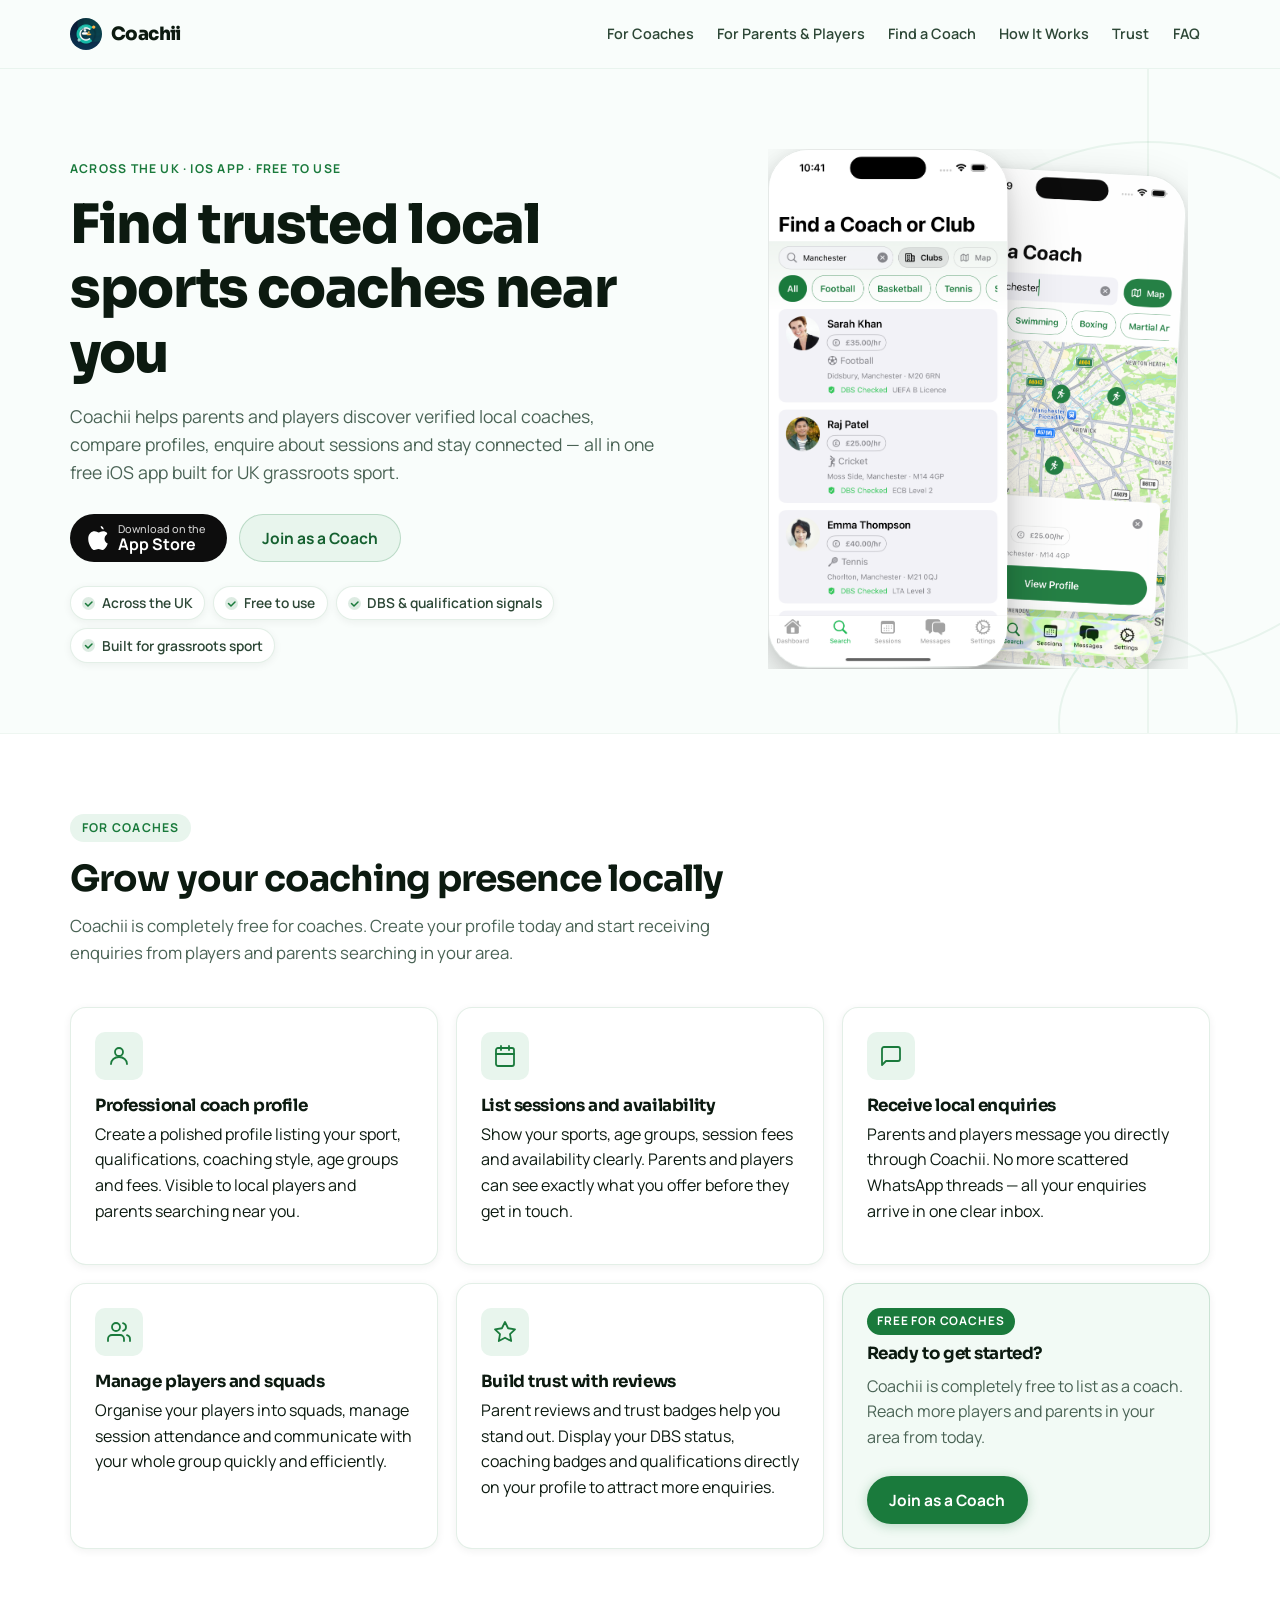
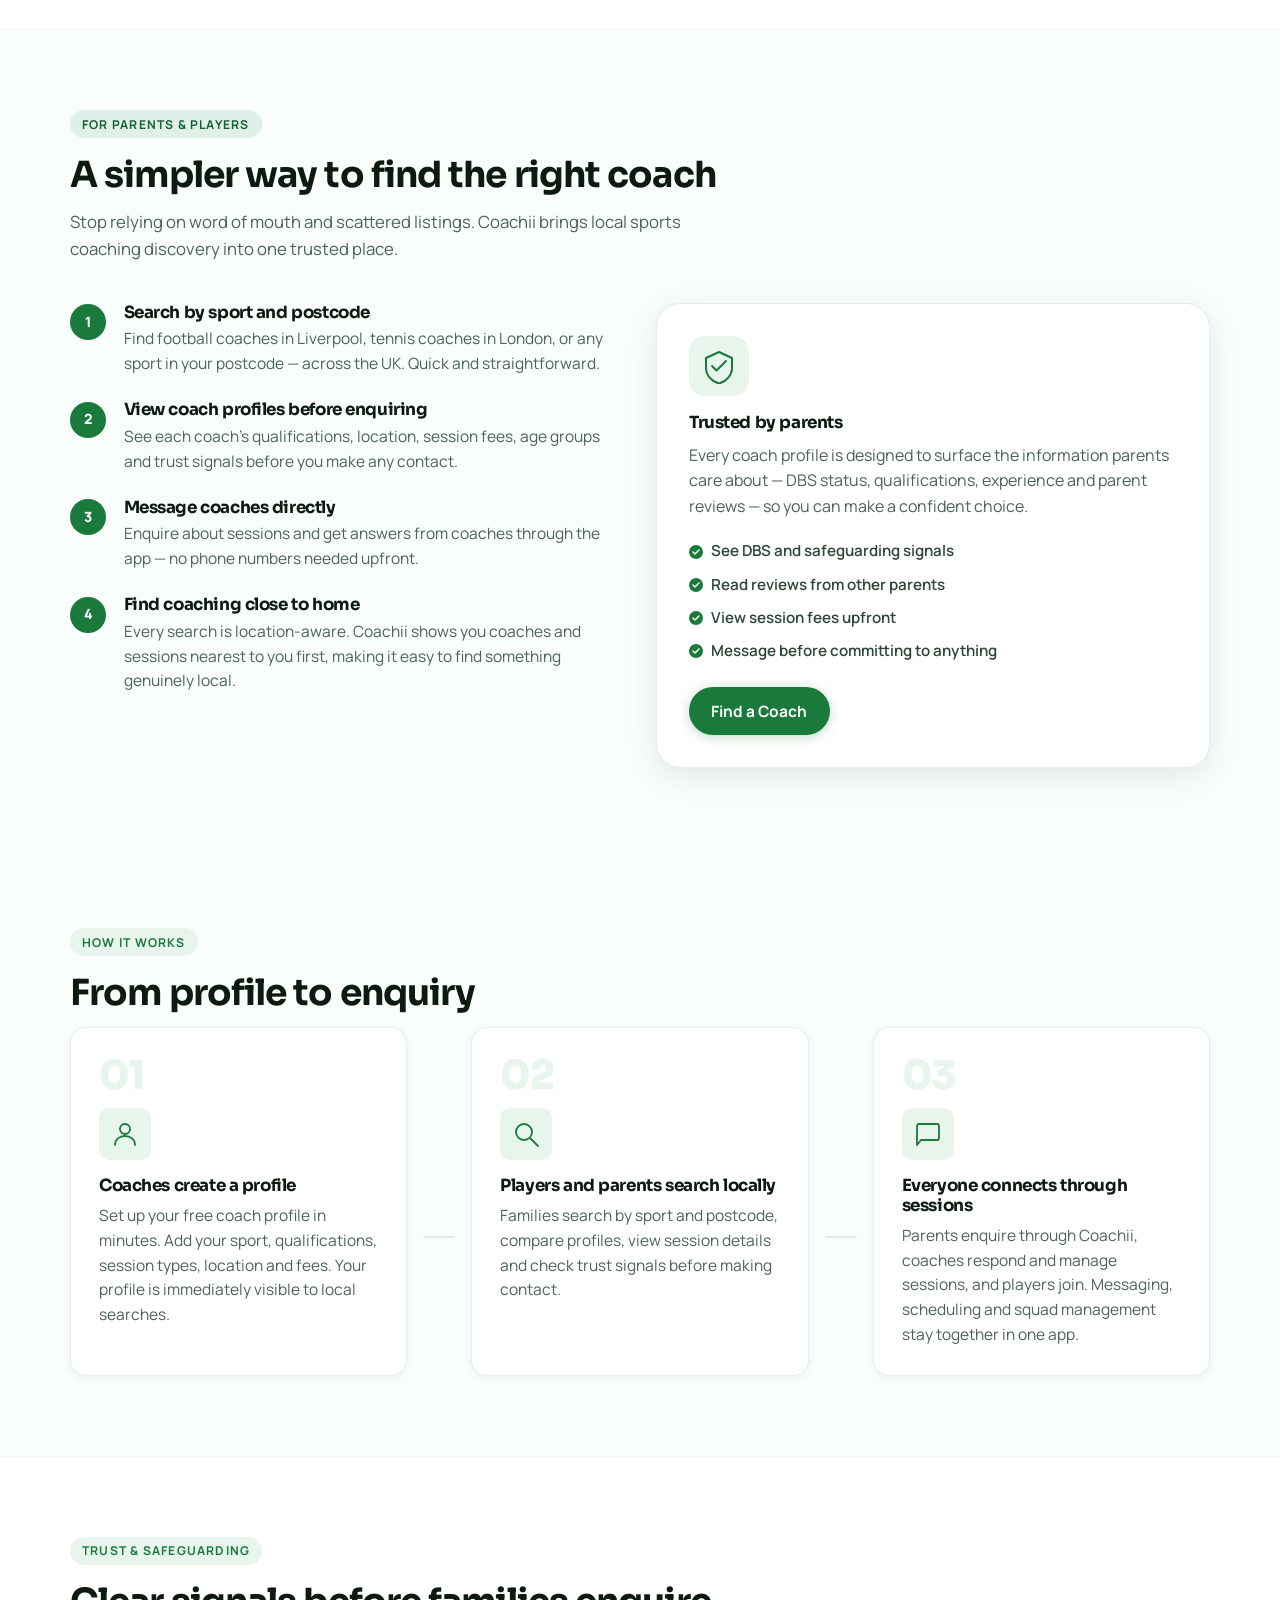
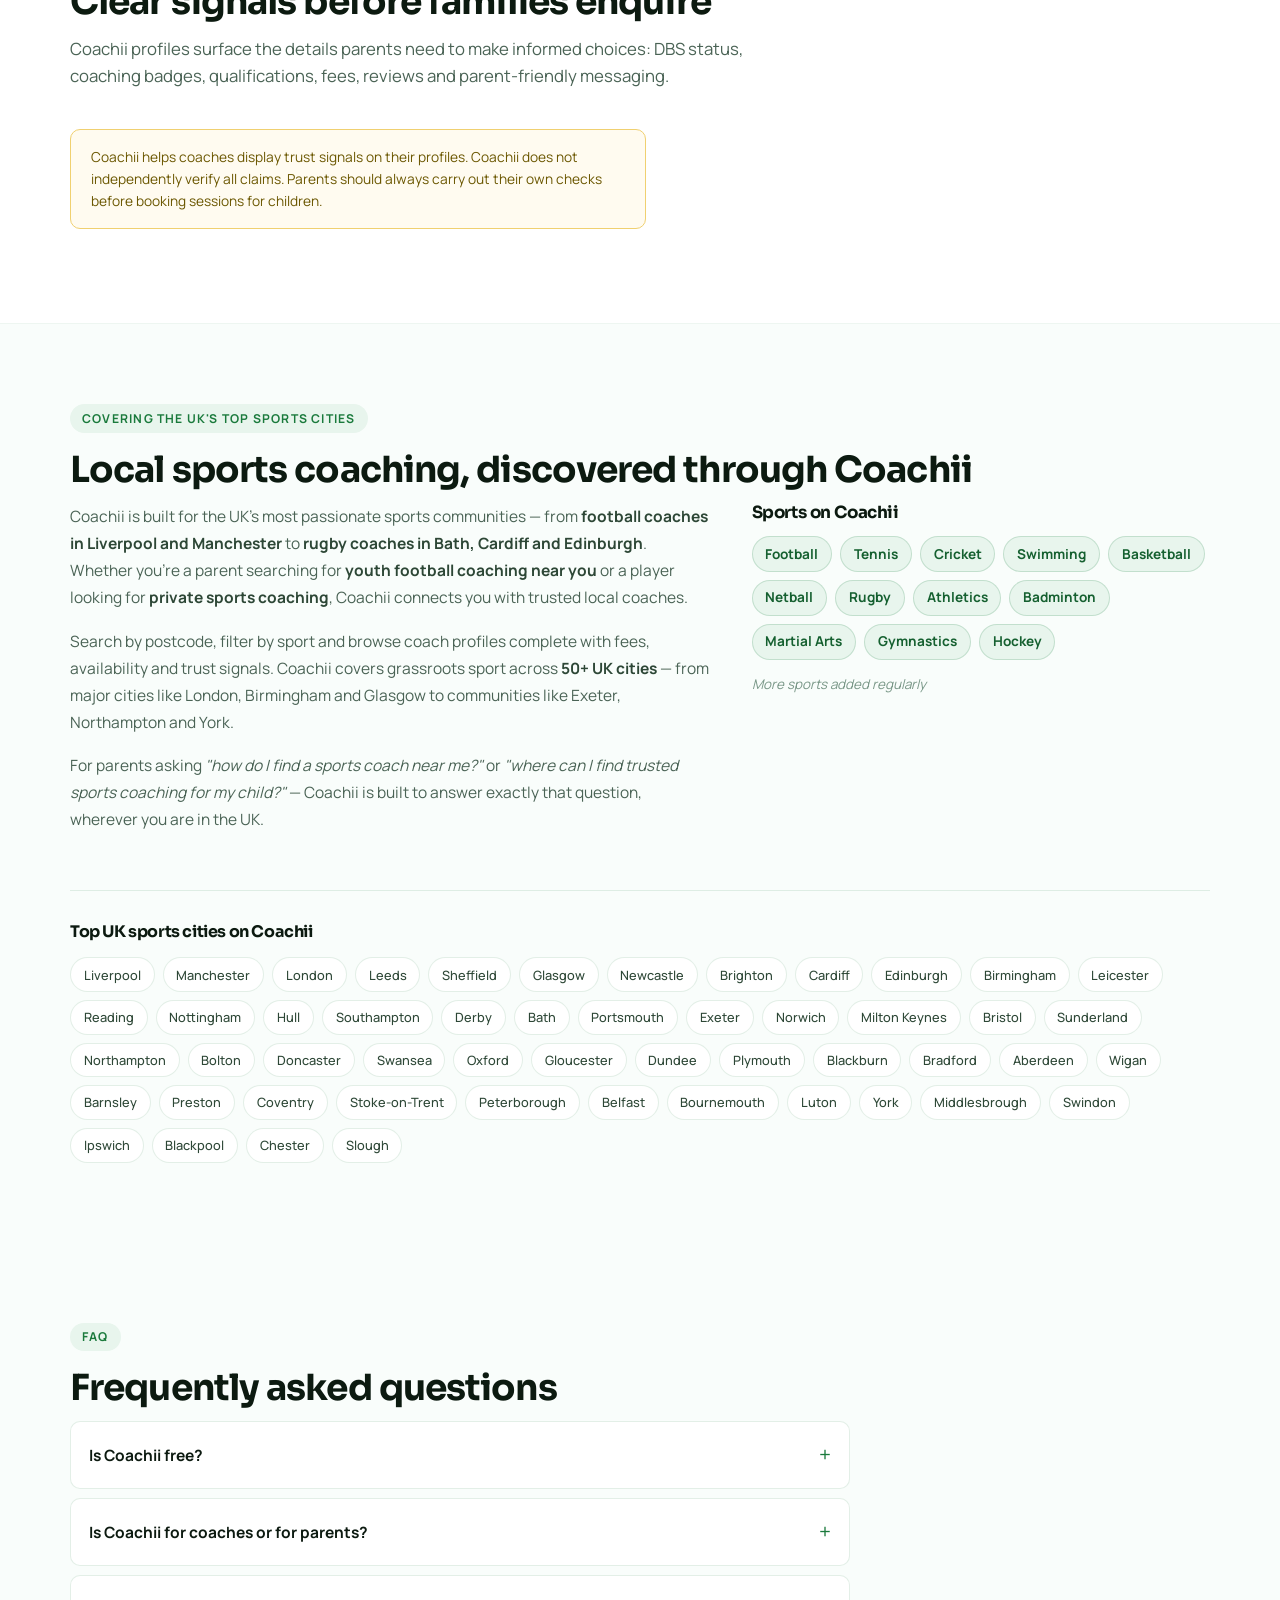
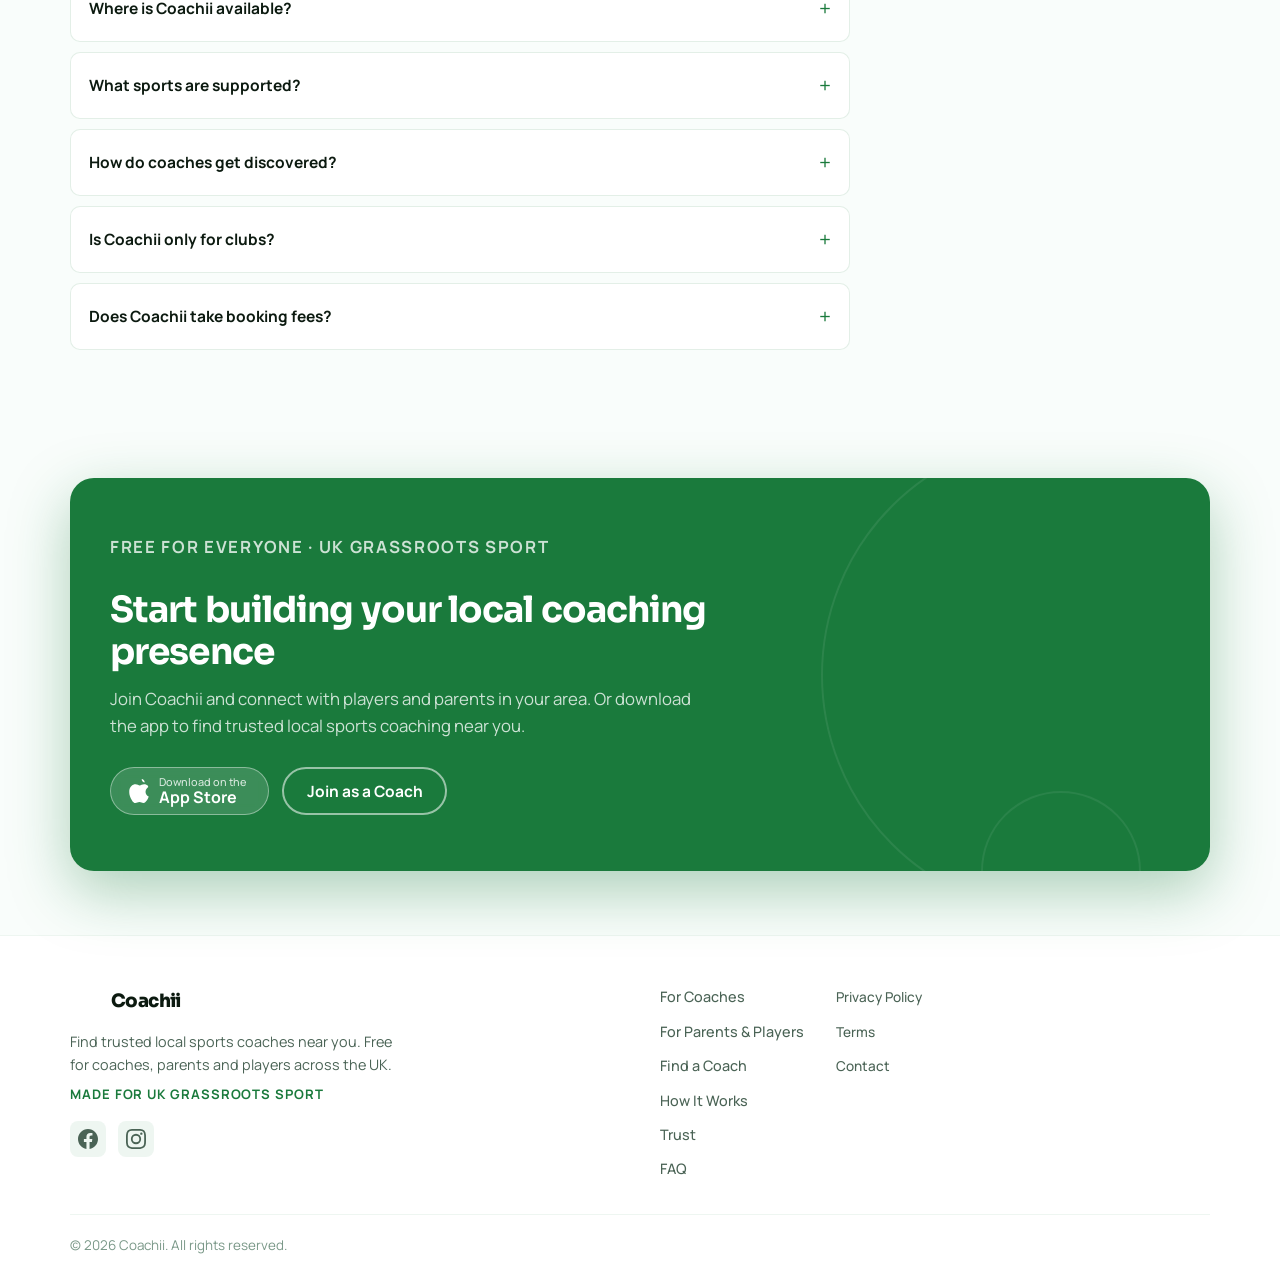
<file: index.html>
<!doctype html>
<html lang="en-GB">
  <head>
    <meta charset="UTF-8" />
    <meta name="viewport" content="width=device-width, initial-scale=1" />

    <!-- SEO -->
    <title>Coachii | Find Trusted Local Sports Coaches Near You</title>
    <meta
      name="description"
      content="Coachii helps parents and players find trusted local sports coaches by sport and postcode. Coaches can create a free profile, manage sessions and grow their local presence."
    />
    <meta
      name="keywords"
      content="find a coach near me, local sports coach, sports coaching for children, trusted sports coaches, youth football coach, private sports coaching, football coach Manchester, football coach London, football coach Liverpool, football coach Leeds, football coach Birmingham, football coach Sheffield, football coach Glasgow, football coach Newcastle, football coach Brighton, football coach Cardiff, football coach Edinburgh, sports coach Bristol, sports coach Leicester, sports coach Nottingham, sports coach Southampton, sports coach Bath, sports coach Exeter, sports coach Northampton, sports coach Coventry, sports coach Bournemouth, sports coach Middlesbrough, sports coaching UK"
    />
    <meta name="robots" content="index, follow" />
    <meta name="theme-color" content="#1a7a3c" />

    <!-- Icons -->
    <link rel="icon" type="image/png" sizes="32x32" href="/icons/favicon-32.png" />
    <link rel="icon" type="image/png" sizes="16x16" href="/icons/favicon-16.png" />
    <link rel="apple-touch-icon" sizes="180x180" href="/icons/apple-touch-icon.png" />

    <!-- Open Graph -->
    <meta property="og:title" content="Coachii | Find Trusted Local Sports Coaches Near You" />
    <meta
      property="og:description"
      content="Coachii helps parents and players find trusted local sports coaches by sport and postcode. Free for coaches, parents and players."
    />
    <meta property="og:type" content="website" />
    <meta property="og:url" content="https://coachii.app" />
    <meta property="og:locale" content="en_GB" />
    <meta property="og:site_name" content="Coachii" />

    <!-- Twitter -->
    <meta name="twitter:card" content="summary_large_image" />
    <meta name="twitter:title" content="Coachii | Find Trusted Local Sports Coaches Near You" />
    <meta
      name="twitter:description"
      content="Find trusted local sports coaches near you. Free iOS app for parents, players and coaches across the UK."
    />

    <!-- JSON-LD Structured Data -->
    <script type="application/ld+json">
      {
        "@context": "https://schema.org",
        "@type": "MobileApplication",
        "name": "Coachii",
        "description": "Coachii helps parents and players find trusted local sports coaches by sport and postcode. Coaches can create a free profile, manage sessions and grow their local presence.",
        "applicationCategory": "SportsApplication",
        "operatingSystem": "iOS",
        "offers": {
          "@type": "Offer",
          "price": "0",
          "priceCurrency": "GBP"
        },
        "featureList": [
          "Local coach discovery by postcode and sport",
          "Coach profiles with DBS and qualification signals",
          "Session scheduling and management",
          "Direct messaging between coaches and parents",
          "Reviews and trust signals",
          "Squad management",
          "Coverage across 50+ UK sports cities including Liverpool, Manchester, London, Leeds, Birmingham, Sheffield, Glasgow, Cardiff and more"
        ],
        "availableOnDevice": "iPhone",
        "countriesSupported": "GB",
        "inLanguage": "en-GB"
      }
    </script>

    <!-- Fonts -->
    <link rel="preconnect" href="https://fonts.googleapis.com" />
    <link rel="preconnect" href="https://fonts.gstatic.com" crossorigin />
    <link
      href="https://fonts.googleapis.com/css2?family=Manrope:wght@400;500;600;700;800&family=Sora:wght@600;700;800&display=swap"
      rel="stylesheet"
    />
    <link rel="stylesheet" href="styles.css" />
  </head>
  <body>
    <a class="skip-link" href="#main-content">Skip to main content</a>

    <!-- ═══════════════════════════════════
         HEADER
    ════════════════════════════════════ -->
    <header class="site-header">
      <div class="container nav-wrap">
        <a class="brand" href="#" aria-label="Coachii home">
          <img class="brand-mark" src="/icons/apple-touch-icon.png" alt="" aria-hidden="true" width="32" height="32" />
          <span class="brand-text">Coachii</span>
        </a>

        <button
          class="nav-toggle"
          aria-label="Open navigation"
          aria-expanded="false"
          aria-controls="primary-nav"
        >
          <span></span><span></span><span></span>
        </button>

        <nav id="primary-nav" aria-label="Primary navigation">
          <ul class="nav-list">
            <li><a href="#coaches">For Coaches</a></li>
            <li><a href="#parents">For Parents &amp; Players</a></li>
            <li><a href="/coaches.html">Find a Coach</a></li>
            <li><a href="#how-it-works">How It Works</a></li>
            <li><a href="#trust">Trust</a></li>
            <li><a href="#faq">FAQ</a></li>
          </ul>
        </nav>
      </div>
    </header>

    <main id="main-content">
      <!-- ═══════════════════════════════════
           HERO
      ════════════════════════════════════ -->
      <section class="hero section" aria-labelledby="hero-heading">
        <div class="hero-pitch" aria-hidden="true">
          <div class="pitch-circle"></div>
          <div class="pitch-line-h"></div>
          <div class="pitch-arc"></div>
        </div>
        <div class="container hero-grid">
          <div class="hero-content">
            <p class="eyebrow">Across the UK · iOS app · Free to use</p>
            <h1 id="hero-heading">Find trusted local sports coaches near you</h1>
            <p class="hero-subtitle">
              Coachii helps parents and players discover verified local coaches, compare profiles, enquire about
              sessions and stay connected — all in one free iOS app built for UK grassroots sport.
            </p>
            <div class="cta-row">
              <a
                id="cta-appstore-hero"
                class="btn btn-appstore"
                href="https://apps.apple.com/gb/app/coachii-find-sports-coaches/id6767040430"
                aria-label="Download Coachii on the App Store"
              >
                <svg width="20" height="24" viewBox="0 0 814 1000" fill="currentColor" aria-hidden="true">
                  <path
                    d="M788.1 340.9c-5.8 4.5-108.2 62.2-108.2 190.5 0 148.4 130.3 200.9 134.2 202.2-.6 3.2-20.7 71.9-68.7 141.9-42.8 61.6-87.5 123.1-155.5 123.1s-85.5-39.5-164-39.5c-76 0-103.7 40.8-165.9 40.8s-105-37.5-155.5-127.4C46.7 790.7 0 663 0 541.8c0-207.8 134.4-318 266.5-318 69.4 0 126.9 45.7 170.1 45.7 41.3 0 106.1-48.3 183.1-48.3 66.3 0 126.9 27.7 166.1 68.4z"
                  />
                  <path
                    d="M520.3 0c27.7 0 59.7 18.4 84 43.1 21.2 21.8 36.8 54.1 36.8 86.3 0 4.5-.5 9.1-1.3 13.1-23.8-2.6-57.8-18.4-82.2-43.5-21-22.4-38.9-54.6-37.3-99z"
                  />
                </svg>
                <span>
                  <small>Download on the</small>
                  <strong>App Store</strong>
                </span>
              </a>
              <a id="cta-join-coach-hero" class="btn btn-secondary" href="#join">Join as a Coach</a>
            </div>
            <ul class="trust-chips" aria-label="Key product highlights">
              <li>
                <svg
                  width="13"
                  height="13"
                  viewBox="0 0 13 13"
                  fill="none"
                  aria-hidden="true"
                >
                  <circle cx="6.5" cy="6.5" r="6.5" fill="#1a7a3c" fill-opacity="0.15" />
                  <path
                    d="M3.5 6.5l2.5 2.5 4-4"
                    stroke="#1a7a3c"
                    stroke-width="1.5"
                    stroke-linecap="round"
                    stroke-linejoin="round"
                  />
                </svg>
                Across the UK
              </li>
              <li>
                <svg width="13" height="13" viewBox="0 0 13 13" fill="none" aria-hidden="true">
                  <circle cx="6.5" cy="6.5" r="6.5" fill="#1a7a3c" fill-opacity="0.15" />
                  <path
                    d="M3.5 6.5l2.5 2.5 4-4"
                    stroke="#1a7a3c"
                    stroke-width="1.5"
                    stroke-linecap="round"
                    stroke-linejoin="round"
                  />
                </svg>
                Free to use
              </li>
              <li>
                <svg width="13" height="13" viewBox="0 0 13 13" fill="none" aria-hidden="true">
                  <circle cx="6.5" cy="6.5" r="6.5" fill="#1a7a3c" fill-opacity="0.15" />
                  <path
                    d="M3.5 6.5l2.5 2.5 4-4"
                    stroke="#1a7a3c"
                    stroke-width="1.5"
                    stroke-linecap="round"
                    stroke-linejoin="round"
                  />
                </svg>
                DBS &amp; qualification signals
              </li>
              <li>
                <svg width="13" height="13" viewBox="0 0 13 13" fill="none" aria-hidden="true">
                  <circle cx="6.5" cy="6.5" r="6.5" fill="#1a7a3c" fill-opacity="0.15" />
                  <path
                    d="M3.5 6.5l2.5 2.5 4-4"
                    stroke="#1a7a3c"
                    stroke-width="1.5"
                    stroke-linecap="round"
                    stroke-linejoin="round"
                  />
                </svg>
                Built for grassroots sport
              </li>
            </ul>
          </div>

          <div class="hero-visual" aria-hidden="true">
            <div class="screenshot-stack">
              <!-- Map view — behind -->
              <div class="screenshot-frame screenshot-frame-back">
                <img
                  src="images/app-search-map.png"
                  alt="Coachii map view showing local coaches near you"
                  width="390"
                  height="844"
                  loading="eager"
                />
              </div>
              <!-- List view — front -->
              <div class="screenshot-frame screenshot-frame-front">
                <img
                  src="images/app-search-list.png"
                  alt="Coachii search results showing local coaches near you"
                  width="390"
                  height="844"
                  loading="eager"
                />
              </div>
            </div>
          </div>
        </div>
      </section>

      <!-- ═══════════════════════════════════
           COACHES SECTION
      ════════════════════════════════════ -->
      <section id="coaches" class="section coaches-section" aria-labelledby="coaches-heading">
        <div class="container">
          <div class="section-eyebrow">For Coaches</div>
          <h2 id="coaches-heading">Grow your coaching presence locally</h2>
          <p class="section-intro">
            Coachii is completely free for coaches. Create your profile today and start receiving enquiries from
            players and parents searching in your area.
          </p>
          <div class="card-grid grid-3">
            <article class="card card-icon">
              <div class="card-icon-wrap" aria-hidden="true">
                <svg
                  width="24"
                  height="24"
                  viewBox="0 0 24 24"
                  fill="none"
                  stroke="#1a7a3c"
                  stroke-width="1.8"
                  stroke-linecap="round"
                  stroke-linejoin="round"
                >
                  <circle cx="12" cy="8" r="4" />
                  <path d="M4 20c0-4 3.58-7 8-7s8 3 8 7" />
                </svg>
              </div>
              <h3>Professional coach profile</h3>
              <p>
                Create a polished profile listing your sport, qualifications, coaching style, age groups and fees.
                Visible to local players and parents searching near you.
              </p>
            </article>
            <article class="card card-icon">
              <div class="card-icon-wrap" aria-hidden="true">
                <svg
                  width="24"
                  height="24"
                  viewBox="0 0 24 24"
                  fill="none"
                  stroke="#1a7a3c"
                  stroke-width="1.8"
                  stroke-linecap="round"
                  stroke-linejoin="round"
                >
                  <rect x="3" y="4" width="18" height="18" rx="2" ry="2" />
                  <line x1="16" y1="2" x2="16" y2="6" />
                  <line x1="8" y1="2" x2="8" y2="6" />
                  <line x1="3" y1="10" x2="21" y2="10" />
                </svg>
              </div>
              <h3>List sessions and availability</h3>
              <p>
                Show your sports, age groups, session fees and availability clearly. Parents and players can see
                exactly what you offer before they get in touch.
              </p>
            </article>
            <article class="card card-icon">
              <div class="card-icon-wrap" aria-hidden="true">
                <svg
                  width="24"
                  height="24"
                  viewBox="0 0 24 24"
                  fill="none"
                  stroke="#1a7a3c"
                  stroke-width="1.8"
                  stroke-linecap="round"
                  stroke-linejoin="round"
                >
                  <path d="M21 15a2 2 0 0 1-2 2H7l-4 4V5a2 2 0 0 1 2-2h14a2 2 0 0 1 2 2z" />
                </svg>
              </div>
              <h3>Receive local enquiries</h3>
              <p>
                Parents and players message you directly through Coachii. No more scattered WhatsApp threads — all
                your enquiries arrive in one clear inbox.
              </p>
            </article>
            <article class="card card-icon">
              <div class="card-icon-wrap" aria-hidden="true">
                <svg
                  width="24"
                  height="24"
                  viewBox="0 0 24 24"
                  fill="none"
                  stroke="#1a7a3c"
                  stroke-width="1.8"
                  stroke-linecap="round"
                  stroke-linejoin="round"
                >
                  <path d="M17 21v-2a4 4 0 0 0-4-4H5a4 4 0 0 0-4 4v2" />
                  <circle cx="9" cy="7" r="4" />
                  <path d="M23 21v-2a4 4 0 0 0-3-3.87" />
                  <path d="M16 3.13a4 4 0 0 1 0 7.75" />
                </svg>
              </div>
              <h3>Manage players and squads</h3>
              <p>
                Organise your players into squads, manage session attendance and communicate with your whole group
                quickly and efficiently.
              </p>
            </article>
            <article class="card card-icon">
              <div class="card-icon-wrap" aria-hidden="true">
                <svg
                  width="24"
                  height="24"
                  viewBox="0 0 24 24"
                  fill="none"
                  stroke="#1a7a3c"
                  stroke-width="1.8"
                  stroke-linecap="round"
                  stroke-linejoin="round"
                >
                  <polygon points="12 2 15.09 8.26 22 9.27 17 14.14 18.18 21.02 12 17.77 5.82 21.02 7 14.14 2 9.27 8.91 8.26 12 2" />
                </svg>
              </div>
              <h3>Build trust with reviews</h3>
              <p>
                Parent reviews and trust badges help you stand out. Display your DBS status, coaching badges and
                qualifications directly on your profile to attract more enquiries.
              </p>
            </article>
            <article class="card card-cta-card">
              <div class="free-badge">Free for coaches</div>
              <h3>Ready to get started?</h3>
              <p>
                Coachii is completely free to list as a coach. Reach more players and parents in your area from
                today.
              </p>
              <a id="cta-join-coaches" class="btn btn-primary" href="#join">Join as a Coach</a>
            </article>
          </div>
        </div>
      </section>

      <!-- ═══════════════════════════════════
           PARENTS / PLAYERS SECTION
      ════════════════════════════════════ -->
      <section id="parents" class="section parents-section" aria-labelledby="parents-heading">
        <div class="container">
          <div class="section-eyebrow section-eyebrow-alt">For Parents &amp; Players</div>
          <h2 id="parents-heading">A simpler way to find the right coach</h2>
          <p class="section-intro">
            Stop relying on word of mouth and scattered listings. Coachii brings local sports coaching discovery
            into one trusted place.
          </p>
          <div class="parents-grid">
            <div class="parents-steps">
              <div class="step">
                <div class="step-num" aria-hidden="true">1</div>
                <div class="step-body">
                  <h3>Search by sport and postcode</h3>
                  <p>
                    Find football coaches in Liverpool, tennis coaches in London, or any sport in your postcode — across the UK. Quick and straightforward.
                  </p>
                </div>
              </div>
              <div class="step">
                <div class="step-num" aria-hidden="true">2</div>
                <div class="step-body">
                  <h3>View coach profiles before enquiring</h3>
                  <p>
                    See each coach's qualifications, location, session fees, age groups and trust signals before you
                    make any contact.
                  </p>
                </div>
              </div>
              <div class="step">
                <div class="step-num" aria-hidden="true">3</div>
                <div class="step-body">
                  <h3>Message coaches directly</h3>
                  <p>
                    Enquire about sessions and get answers from coaches through the app — no phone numbers needed
                    upfront.
                  </p>
                </div>
              </div>
              <div class="step">
                <div class="step-num" aria-hidden="true">4</div>
                <div class="step-body">
                  <h3>Find coaching close to home</h3>
                  <p>
                    Every search is location-aware. Coachii shows you coaches and sessions nearest to you first,
                    making it easy to find something genuinely local.
                  </p>
                </div>
              </div>
            </div>
            <div class="parents-highlight">
              <div class="highlight-card">
                <div class="highlight-icon" aria-hidden="true">
                  <svg
                    width="36"
                    height="36"
                    viewBox="0 0 36 36"
                    fill="none"
                    stroke="#1a7a3c"
                    stroke-width="2"
                    stroke-linecap="round"
                    stroke-linejoin="round"
                  >
                    <path d="M18 4L5 10v10c0 7 5.5 13.5 13 15.5C25.5 33.5 31 27 31 20V10L18 4z" />
                    <path d="M11 18l4.5 4.5 9.5-9.5" />
                  </svg>
                </div>
                <h3>Trusted by parents</h3>
                <p>
                  Every coach profile is designed to surface the information parents care about — DBS status,
                  qualifications, experience and parent reviews — so you can make a confident choice.
                </p>
                <ul class="highlight-list">
                  <li>
                    <svg
                      width="14"
                      height="14"
                      viewBox="0 0 14 14"
                      fill="none"
                      aria-hidden="true"
                    >
                      <circle cx="7" cy="7" r="7" fill="#1a7a3c" />
                      <path
                        d="M4 7l2 2 4-4"
                        stroke="white"
                        stroke-width="1.5"
                        stroke-linecap="round"
                        stroke-linejoin="round"
                      />
                    </svg>
                    See DBS and safeguarding signals
                  </li>
                  <li>
                    <svg width="14" height="14" viewBox="0 0 14 14" fill="none" aria-hidden="true">
                      <circle cx="7" cy="7" r="7" fill="#1a7a3c" />
                      <path
                        d="M4 7l2 2 4-4"
                        stroke="white"
                        stroke-width="1.5"
                        stroke-linecap="round"
                        stroke-linejoin="round"
                      />
                    </svg>
                    Read reviews from other parents
                  </li>
                  <li>
                    <svg width="14" height="14" viewBox="0 0 14 14" fill="none" aria-hidden="true">
                      <circle cx="7" cy="7" r="7" fill="#1a7a3c" />
                      <path
                        d="M4 7l2 2 4-4"
                        stroke="white"
                        stroke-width="1.5"
                        stroke-linecap="round"
                        stroke-linejoin="round"
                      />
                    </svg>
                    View session fees upfront
                  </li>
                  <li>
                    <svg width="14" height="14" viewBox="0 0 14 14" fill="none" aria-hidden="true">
                      <circle cx="7" cy="7" r="7" fill="#1a7a3c" />
                      <path
                        d="M4 7l2 2 4-4"
                        stroke="white"
                        stroke-width="1.5"
                        stroke-linecap="round"
                        stroke-linejoin="round"
                      />
                    </svg>
                    Message before committing to anything
                  </li>
                </ul>
                <a id="cta-find-coach-parents" class="btn btn-primary" href="/coaches.html">Find a Coach</a>
              </div>
            </div>
          </div>
        </div>
      </section>

      <!-- ═══════════════════════════════════
           HOW IT WORKS
      ════════════════════════════════════ -->
      <section id="how-it-works" class="section hiw-section" aria-labelledby="hiw-heading">
        <div class="container">
          <div class="section-eyebrow">How it works</div>
          <h2 id="hiw-heading">From profile to enquiry</h2>
          <div class="hiw-steps">
            <div class="hiw-step">
              <div class="hiw-number" aria-hidden="true">01</div>
              <div class="hiw-icon" aria-hidden="true">
                <svg
                  width="30"
                  height="30"
                  viewBox="0 0 30 30"
                  fill="none"
                  stroke="#1a7a3c"
                  stroke-width="1.8"
                  stroke-linecap="round"
                  stroke-linejoin="round"
                >
                  <circle cx="15" cy="10" r="5" />
                  <path d="M5 26c0-5.5 4.5-9 10-9s10 3.5 10 9" />
                </svg>
              </div>
              <h3>Coaches create a profile</h3>
              <p>
                Set up your free coach profile in minutes. Add your sport, qualifications, session types, location
                and fees. Your profile is immediately visible to local searches.
              </p>
            </div>
            <div class="hiw-connector" aria-hidden="true"></div>
            <div class="hiw-step">
              <div class="hiw-number" aria-hidden="true">02</div>
              <div class="hiw-icon" aria-hidden="true">
                <svg
                  width="30"
                  height="30"
                  viewBox="0 0 30 30"
                  fill="none"
                  stroke="#1a7a3c"
                  stroke-width="1.8"
                  stroke-linecap="round"
                  stroke-linejoin="round"
                >
                  <circle cx="13" cy="13" r="8" />
                  <line x1="27" y1="27" x2="19.5" y2="19.5" />
                </svg>
              </div>
              <h3>Players and parents search locally</h3>
              <p>
                Families search by sport and postcode, compare profiles, view session details and check trust
                signals before making contact.
              </p>
            </div>
            <div class="hiw-connector" aria-hidden="true"></div>
            <div class="hiw-step">
              <div class="hiw-number" aria-hidden="true">03</div>
              <div class="hiw-icon" aria-hidden="true">
                <svg
                  width="30"
                  height="30"
                  viewBox="0 0 30 30"
                  fill="none"
                  stroke="#1a7a3c"
                  stroke-width="1.8"
                  stroke-linecap="round"
                  stroke-linejoin="round"
                >
                  <path d="M26 19a2 2 0 0 1-2 2H8L4 26V7a2 2 0 0 1 2-2h18a2 2 0 0 1 2 2z" />
                </svg>
              </div>
              <h3>Everyone connects through sessions</h3>
              <p>
                Parents enquire through Coachii, coaches respond and manage sessions, and players join. Messaging,
                scheduling and squad management stay together in one app.
              </p>
            </div>
          </div>
        </div>
      </section>

      <!-- ═══════════════════════════════════
           TRUST & SAFEGUARDING
      ════════════════════════════════════ -->
      <section id="trust" class="section trust-section" aria-labelledby="trust-heading">
        <div class="container">
          <div class="section-eyebrow">Trust &amp; Safeguarding</div>
          <h2 id="trust-heading">Clear signals before families enquire</h2>
          <p class="section-intro">
            Coachii profiles surface the details parents need to make informed choices: DBS status, coaching badges,
            qualifications, fees, reviews and parent-friendly messaging.
          </p>
          <p class="trust-note">
            Coachii helps coaches display trust signals on their profiles. Coachii does not independently verify
            all claims. Parents should always carry out their own checks before booking sessions for children.
          </p>
        </div>
      </section>

      <!-- ═══════════════════════════════════
           LOCAL SEO SECTION
      ════════════════════════════════════ -->
      <section class="section seo-section" aria-labelledby="seo-heading">
        <div class="container">
          <div class="section-eyebrow">Covering the UK's top sports cities</div>
          <h2 id="seo-heading">Local sports coaching, discovered through Coachii</h2>
          <div class="seo-content">
            <div class="seo-text">
              <p>
                Coachii is built for the UK's most passionate sports communities — from <strong>football coaches in Liverpool and Manchester</strong> to <strong>rugby coaches in Bath, Cardiff and Edinburgh</strong>. Whether you're a parent searching for <strong>youth football coaching near you</strong> or a player looking for <strong>private sports coaching</strong>, Coachii connects you with trusted local coaches.
              </p>
              <p>
                Search by postcode, filter by sport and browse coach profiles complete with fees, availability and trust signals. Coachii covers grassroots sport across <strong>50+ UK cities</strong> — from major cities like London, Birmingham and Glasgow to communities like Exeter, Northampton and York.
              </p>
              <p>
                For parents asking <em>"how do I find a sports coach near me?"</em> or <em>"where can I find trusted sports coaching for my child?"</em> — Coachii is built to answer exactly that question, wherever you are in the UK.
              </p>
            </div>
            <div class="sports-tags-wrap">
              <h3>Sports on Coachii</h3>
              <ul class="tag-list" aria-label="Sports supported on Coachii">
                <li>Football</li>
                <li>Tennis</li>
                <li>Cricket</li>
                <li>Swimming</li>
                <li>Basketball</li>
                <li>Netball</li>
                <li>Rugby</li>
                <li>Athletics</li>
                <li>Badminton</li>
                <li>Martial Arts</li>
                <li>Gymnastics</li>
                <li>Hockey</li>
              </ul>
              <p class="tag-note">More sports added regularly</p>
            </div>
          </div>

          <div class="cities-wrap">
            <h3>Top UK sports cities on Coachii</h3>
            <ul class="tag-list cities-list" aria-label="UK sports cities covered by Coachii">
              <li>Liverpool</li>
              <li>Manchester</li>
              <li>London</li>
              <li>Leeds</li>
              <li>Sheffield</li>
              <li>Glasgow</li>
              <li>Newcastle</li>
              <li>Brighton</li>
              <li>Cardiff</li>
              <li>Edinburgh</li>
              <li>Birmingham</li>
              <li>Leicester</li>
              <li>Reading</li>
              <li>Nottingham</li>
              <li>Hull</li>
              <li>Southampton</li>
              <li>Derby</li>
              <li>Bath</li>
              <li>Portsmouth</li>
              <li>Exeter</li>
              <li>Norwich</li>
              <li>Milton Keynes</li>
              <li>Bristol</li>
              <li>Sunderland</li>
              <li>Northampton</li>
              <li>Bolton</li>
              <li>Doncaster</li>
              <li>Swansea</li>
              <li>Oxford</li>
              <li>Gloucester</li>
              <li>Dundee</li>
              <li>Plymouth</li>
              <li>Blackburn</li>
              <li>Bradford</li>
              <li>Aberdeen</li>
              <li>Wigan</li>
              <li>Barnsley</li>
              <li>Preston</li>
              <li>Coventry</li>
              <li>Stoke-on-Trent</li>
              <li>Peterborough</li>
              <li>Belfast</li>
              <li>Bournemouth</li>
              <li>Luton</li>
              <li>York</li>
              <li>Middlesbrough</li>
              <li>Swindon</li>
              <li>Ipswich</li>
              <li>Blackpool</li>
              <li>Chester</li>
              <li>Slough</li>
            </ul>
          </div>
        </div>
      </section>

      <!-- ═══════════════════════════════════
           FAQ
      ════════════════════════════════════ -->
      <section id="faq" class="section faq-section" aria-labelledby="faq-heading">
        <div class="container">
          <div class="section-eyebrow">FAQ</div>
          <h2 id="faq-heading">Frequently asked questions</h2>
          <div class="faq-list">
            <details>
              <summary>Is Coachii free?</summary>
              <p>
                Yes. Coachii is completely free for coaches, players and parents. There are no subscription fees,
                listing fees or booking commissions. Coaches can create a full profile and receive enquiries at no
                cost.
              </p>
            </details>
            <details>
              <summary>Is Coachii for coaches or for parents?</summary>
              <p>
                Both. Coachii is designed to connect local coaches with local players and parents. Coaches use it to
                build their profile and manage enquiries. Parents and players use it to discover trusted coaches
                nearby and get in touch directly.
              </p>
            </details>
            <details>
              <summary>Where is Coachii available?</summary>
              <p>
                Coachii is available across the UK's major sports cities — from Liverpool and Manchester to London, Birmingham, Glasgow, Cardiff and beyond. Search by postcode to find coaches near you.
              </p>
            </details>
            <details>
              <summary>What sports are supported?</summary>
              <p>
                Coachii supports a wide range of sports including football, tennis, cricket, swimming, basketball,
                netball, rugby, athletics, badminton, martial arts, gymnastics, hockey and more. New sports are
                added regularly based on demand.
              </p>
            </details>
            <details>
              <summary>How do coaches get discovered?</summary>
              <p>
                Coaches who create a profile on Coachii appear in local search results when parents and players
                search by sport and postcode. The more complete your profile, the more likely you are to appear in
                relevant local searches.
              </p>
            </details>
            <details>
              <summary>Is Coachii only for clubs?</summary>
              <p>
                No. Coachii is for individual coaches as well as coaches working within clubs. It is built for coach
                discovery, so parents and players can find private coaching, group sessions or club-based coaching
                near them.
              </p>
            </details>
            <details>
              <summary>Does Coachii take booking fees?</summary>
              <p>
                No. Coachii does not take any booking or transaction fees. When a parent or player enquires through
                Coachii and arranges a session, 100% of the session fee goes to the coach. Coachii is a discovery and
                communication platform, not a booking agency.
              </p>
            </details>
          </div>
        </div>
      </section>

      <!-- ═══════════════════════════════════
           FINAL CTA
      ════════════════════════════════════ -->
      <section class="section final-cta-section" aria-labelledby="final-cta-heading">
        <div class="container">
          <div class="final-cta-card">
            <div class="final-deco" aria-hidden="true">
              <div class="final-deco-circle"></div>
              <div class="final-deco-arc"></div>
            </div>
            <div class="final-cta-content">
              <p class="eyebrow eyebrow-light">Free for everyone · UK grassroots sport</p>
              <h2 id="final-cta-heading">Start building your local coaching presence</h2>
              <p>
                Join Coachii and connect with players and parents in your area. Or download the app to find trusted
                local sports coaching near you.
              </p>
              <div class="cta-row final-cta-row">
                <a
                  id="cta-appstore-final"
                  class="btn btn-appstore btn-appstore-light"
                  href="https://apps.apple.com/gb/app/coachii-find-sports-coaches/id6767040430"
                  aria-label="Download Coachii on the App Store"
                >
                  <svg
                    width="20"
                    height="24"
                    viewBox="0 0 814 1000"
                    fill="currentColor"
                    aria-hidden="true"
                  >
                    <path
                      d="M788.1 340.9c-5.8 4.5-108.2 62.2-108.2 190.5 0 148.4 130.3 200.9 134.2 202.2-.6 3.2-20.7 71.9-68.7 141.9-42.8 61.6-87.5 123.1-155.5 123.1s-85.5-39.5-164-39.5c-76 0-103.7 40.8-165.9 40.8s-105-37.5-155.5-127.4C46.7 790.7 0 663 0 541.8c0-207.8 134.4-318 266.5-318 69.4 0 126.9 45.7 170.1 45.7 41.3 0 106.1-48.3 183.1-48.3 66.3 0 126.9 27.7 166.1 68.4z"
                    />
                    <path
                      d="M520.3 0c27.7 0 59.7 18.4 84 43.1 21.2 21.8 36.8 54.1 36.8 86.3 0 4.5-.5 9.1-1.3 13.1-23.8-2.6-57.8-18.4-82.2-43.5-21-22.4-38.9-54.6-37.3-99z"
                    />
                  </svg>
                  <span>
                    <small>Download on the</small>
                    <strong>App Store</strong>
                  </span>
                </a>
                <a id="cta-join-final" class="btn btn-outline-white" href="#join">Join as a Coach</a>
              </div>
            </div>
          </div>
        </div>
      </section>
    </main>

    <!-- ═══════════════════════════════════
         FOOTER
    ════════════════════════════════════ -->
    <footer class="site-footer">
      <div class="container footer-inner">
        <div class="footer-brand">
          <a class="brand" href="#" aria-label="Coachii home">
            <span class="brand-mark" aria-hidden="true">
              <svg width="14" height="14" viewBox="0 0 14 14" fill="none" aria-hidden="true">
                <path
                  d="M3 7l3 3 5-5"
                  stroke="white"
                  stroke-width="2"
                  stroke-linecap="round"
                  stroke-linejoin="round"
                />
              </svg>
            </span>
            <span class="brand-text">Coachii</span>
          </a>
          <p class="footer-desc">
            Find trusted local sports coaches near you. Free for coaches, parents and players across the UK.
          </p>
          <p class="footer-made">Made for UK grassroots sport</p>
          <div class="footer-social">
            <a href="https://facebook.com/coachiiapp" target="_blank" rel="noopener noreferrer" aria-label="Coachii on Facebook">
              <svg width="20" height="20" viewBox="0 0 24 24" fill="currentColor" aria-hidden="true">
                <path d="M24 12.073C24 5.405 18.627 0 12 0S0 5.405 0 12.073C0 18.1 4.388 23.094 10.125 24v-8.437H7.078v-3.49h3.047V9.41c0-3.025 1.792-4.697 4.533-4.697 1.312 0 2.686.236 2.686.236v2.97h-1.513c-1.491 0-1.956.93-1.956 1.874v2.25h3.328l-.532 3.49h-2.796V24C19.612 23.094 24 18.1 24 12.073z"/>
              </svg>
            </a>
            <a href="https://instagram.com/coachii.app" target="_blank" rel="noopener noreferrer" aria-label="Coachii on Instagram">
              <svg width="20" height="20" viewBox="0 0 24 24" fill="currentColor" aria-hidden="true">
                <path d="M12 2.163c3.204 0 3.584.012 4.85.07 3.252.148 4.771 1.691 4.919 4.919.058 1.265.069 1.645.069 4.849 0 3.205-.012 3.584-.069 4.849-.149 3.225-1.664 4.771-4.919 4.919-1.266.058-1.644.07-4.85.07-3.204 0-3.584-.012-4.849-.07-3.26-.149-4.771-1.699-4.919-4.92-.058-1.265-.07-1.644-.07-4.849 0-3.204.013-3.583.07-4.849.149-3.227 1.664-4.771 4.919-4.919 1.266-.057 1.645-.069 4.849-.069zM12 0C8.741 0 8.333.014 7.053.072 2.695.272.273 2.69.073 7.052.014 8.333 0 8.741 0 12c0 3.259.014 3.668.072 4.948.2 4.358 2.618 6.78 6.98 6.98C8.333 23.986 8.741 24 12 24c3.259 0 3.668-.014 4.948-.072 4.354-.2 6.782-2.618 6.979-6.98.059-1.28.073-1.689.073-4.948 0-3.259-.014-3.667-.072-4.947-.196-4.354-2.617-6.78-6.979-6.98C15.668.014 15.259 0 12 0zm0 5.838a6.162 6.162 0 100 12.324 6.162 6.162 0 000-12.324zM12 16a4 4 0 110-8 4 4 0 010 8zm6.406-11.845a1.44 1.44 0 100 2.881 1.44 1.44 0 000-2.881z"/>
              </svg>
            </a>
          </div>
        </div>
        <div class="footer-links">
          <nav aria-label="Site navigation">
            <ul class="footer-nav">
              <li><a href="#coaches">For Coaches</a></li>
              <li><a href="#parents">For Parents &amp; Players</a></li>
              <li><a href="/coaches.html">Find a Coach</a></li>
              <li><a href="#how-it-works">How It Works</a></li>
              <li><a href="#trust">Trust</a></li>
              <li><a href="#faq">FAQ</a></li>
            </ul>
          </nav>
          <nav aria-label="Legal">
            <ul class="footer-nav footer-legal">
              <li><a href="/privacy.html">Privacy Policy</a></li>
              <li><a href="/terms.html">Terms</a></li>
              <li><a href="mailto:support@coachii.app">Contact</a></li>
            </ul>
          </nav>
        </div>
      </div>
      <div class="container footer-bottom">
        <p>© <span id="year"></span> Coachii. All rights reserved.</p>
      </div>
    </footer>

    <script>
      document.getElementById('year').textContent = new Date().getFullYear();

      const toggle = document.querySelector('.nav-toggle');
      const nav = document.getElementById('primary-nav');
      if (toggle && nav) {
        toggle.addEventListener('click', () => {
          const open = toggle.getAttribute('aria-expanded') === 'true';
          toggle.setAttribute('aria-expanded', String(!open));
          nav.classList.toggle('nav-open', !open);
        });
        document.querySelectorAll('#primary-nav a').forEach((link) => {
          link.addEventListener('click', () => {
            nav.classList.remove('nav-open');
            toggle.setAttribute('aria-expanded', 'false');
          });
        });
      }
    </script>
  </body>
</html>
</file>
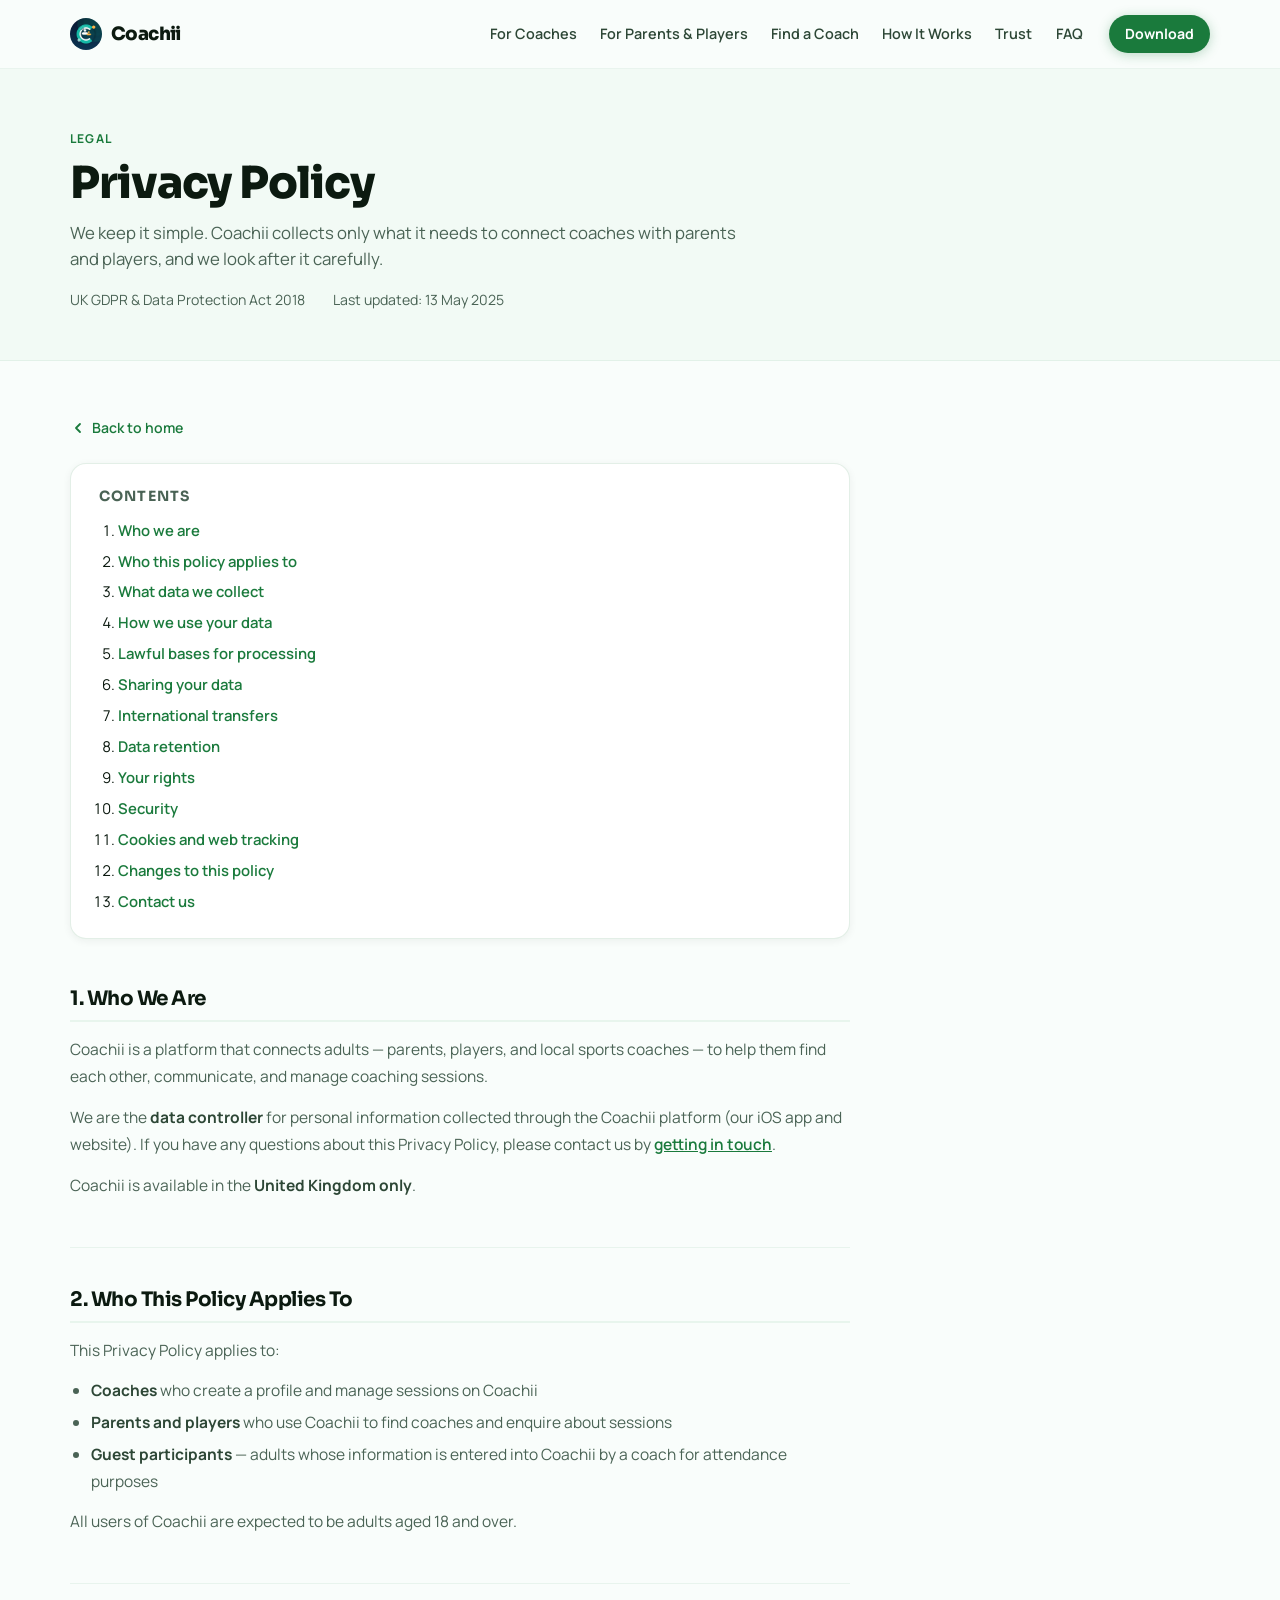
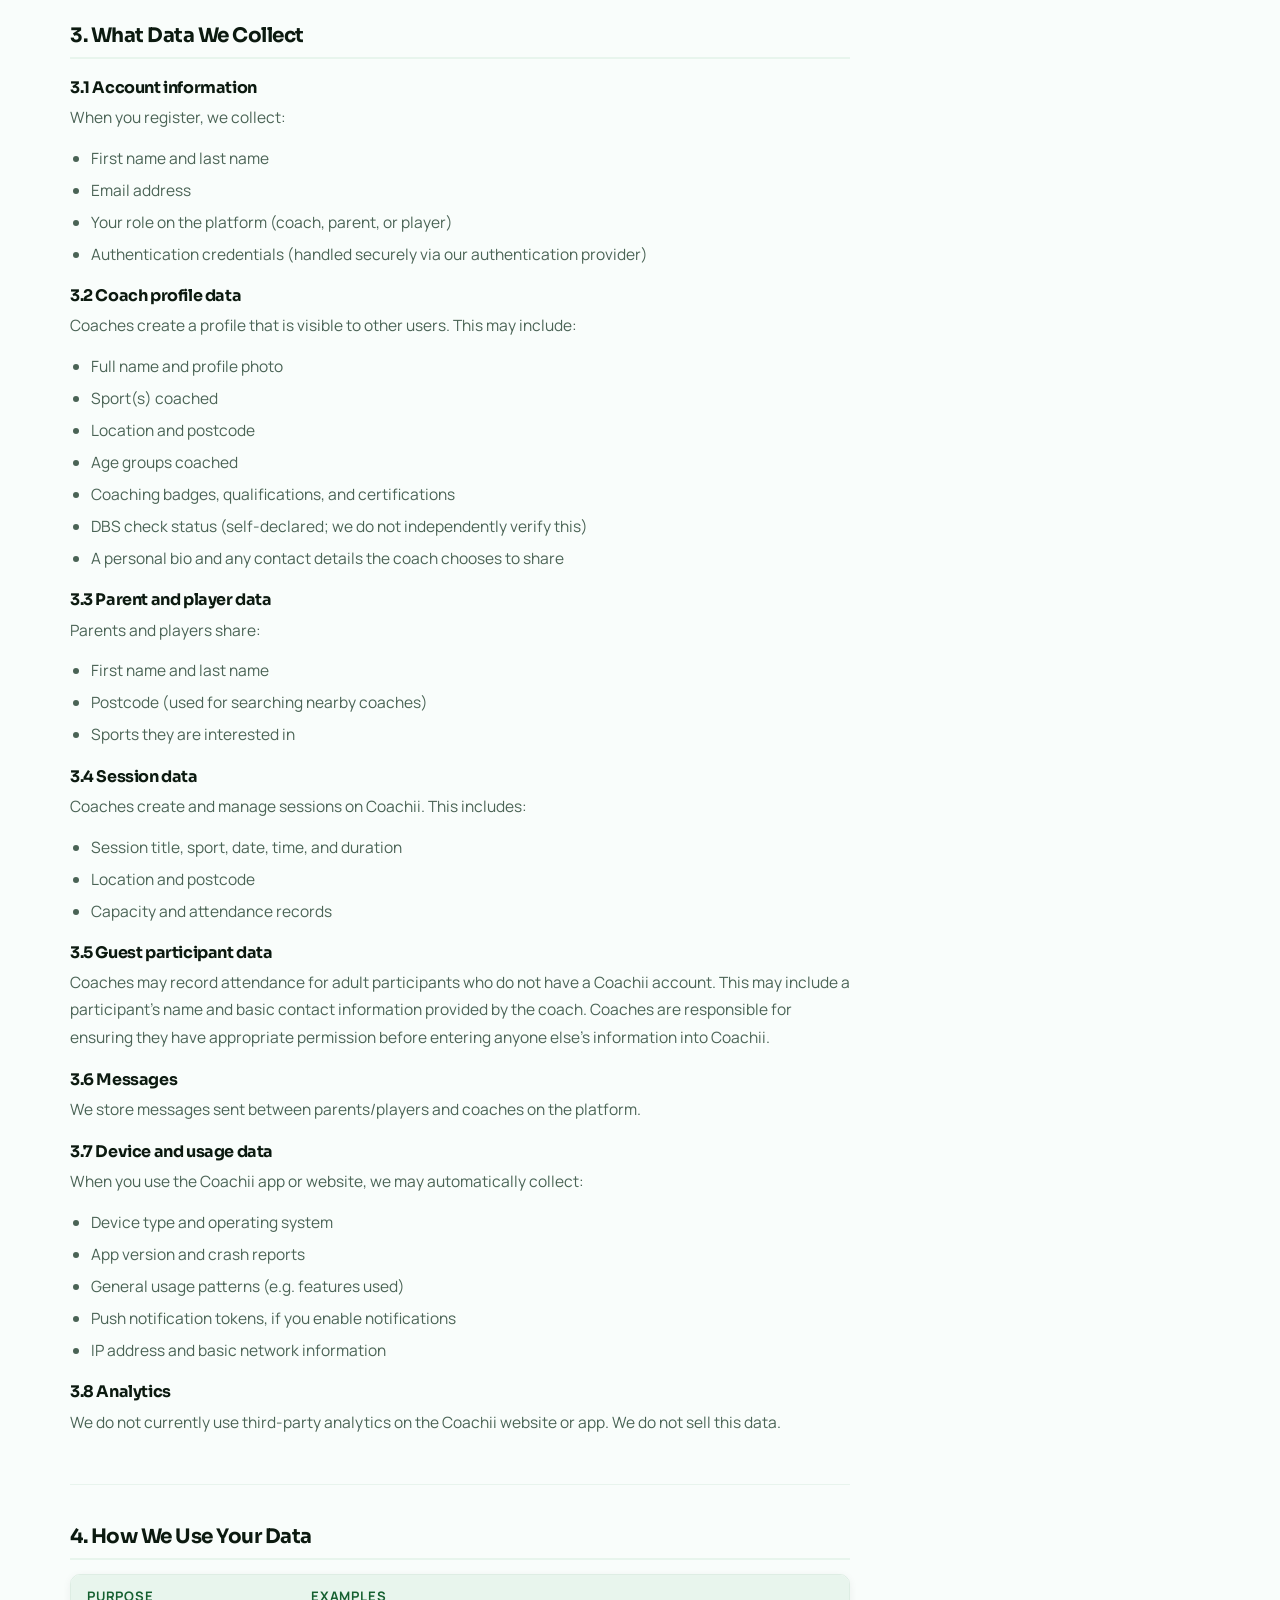
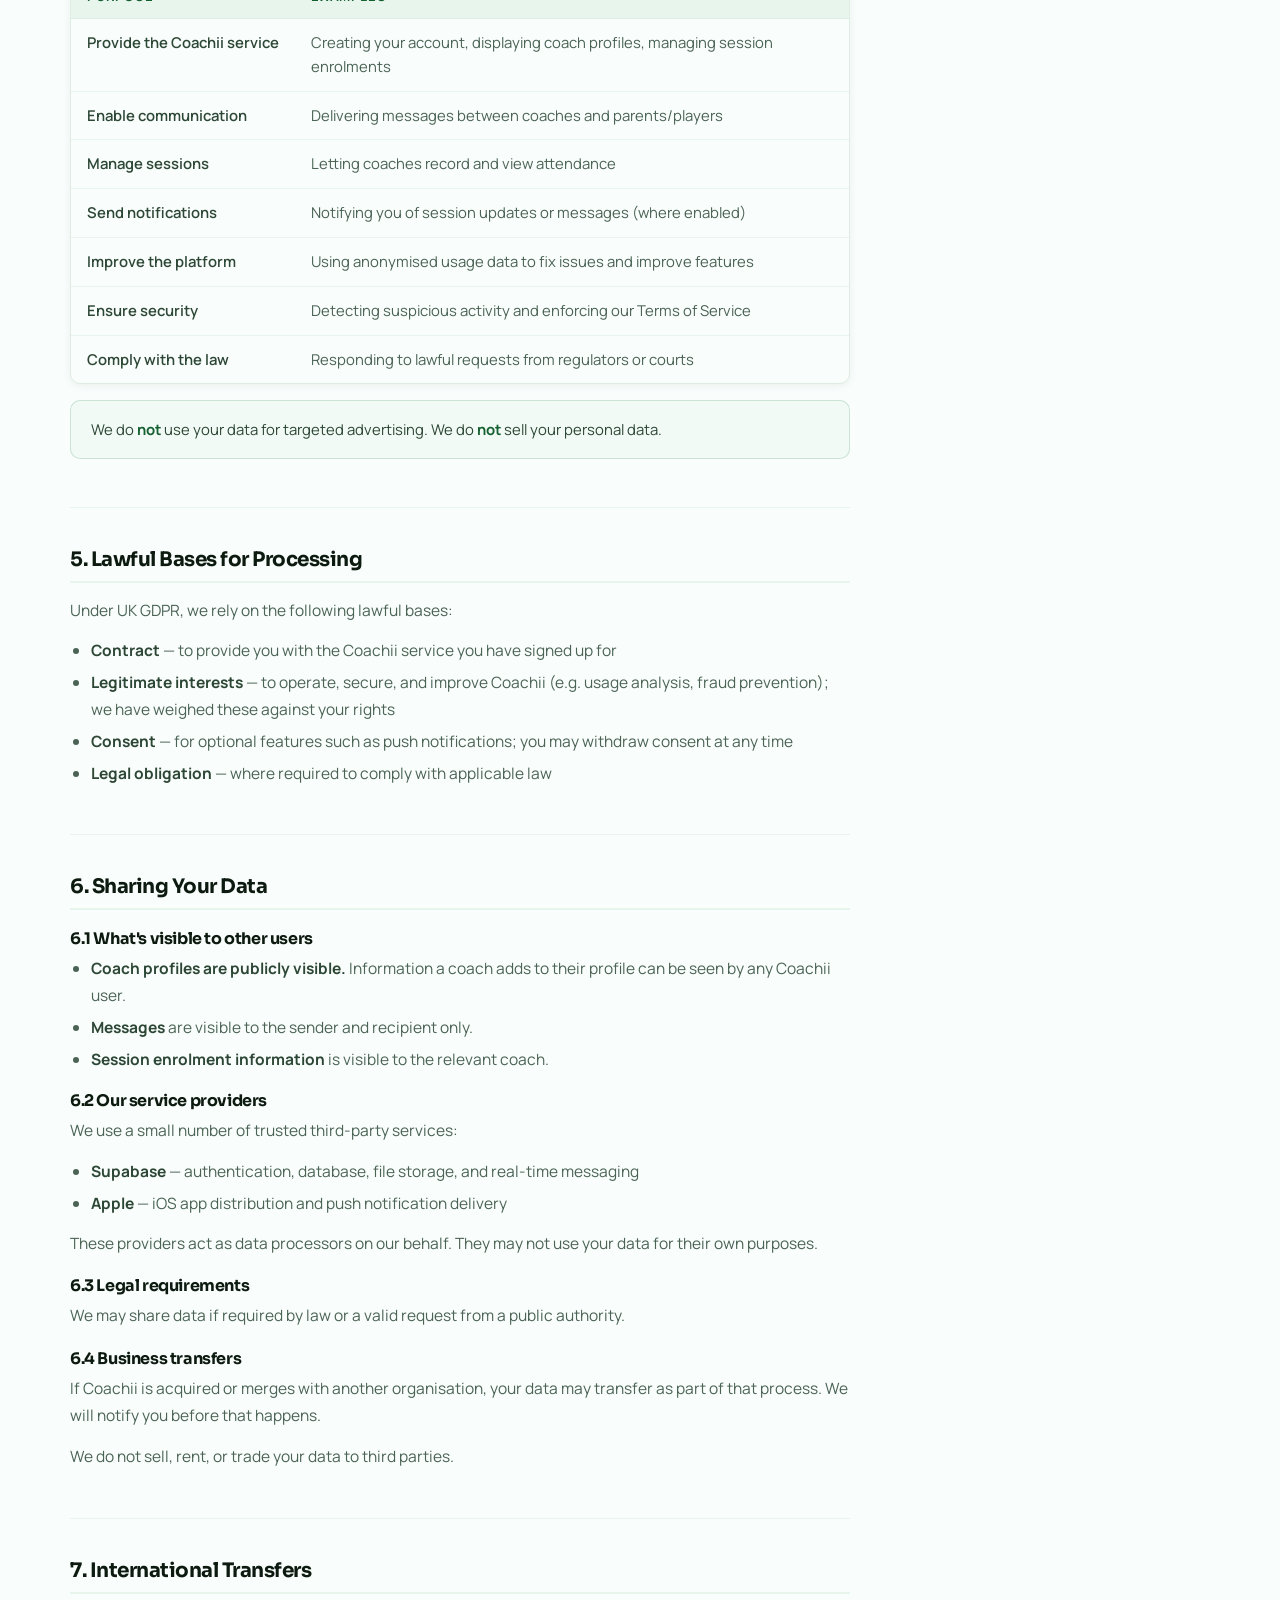
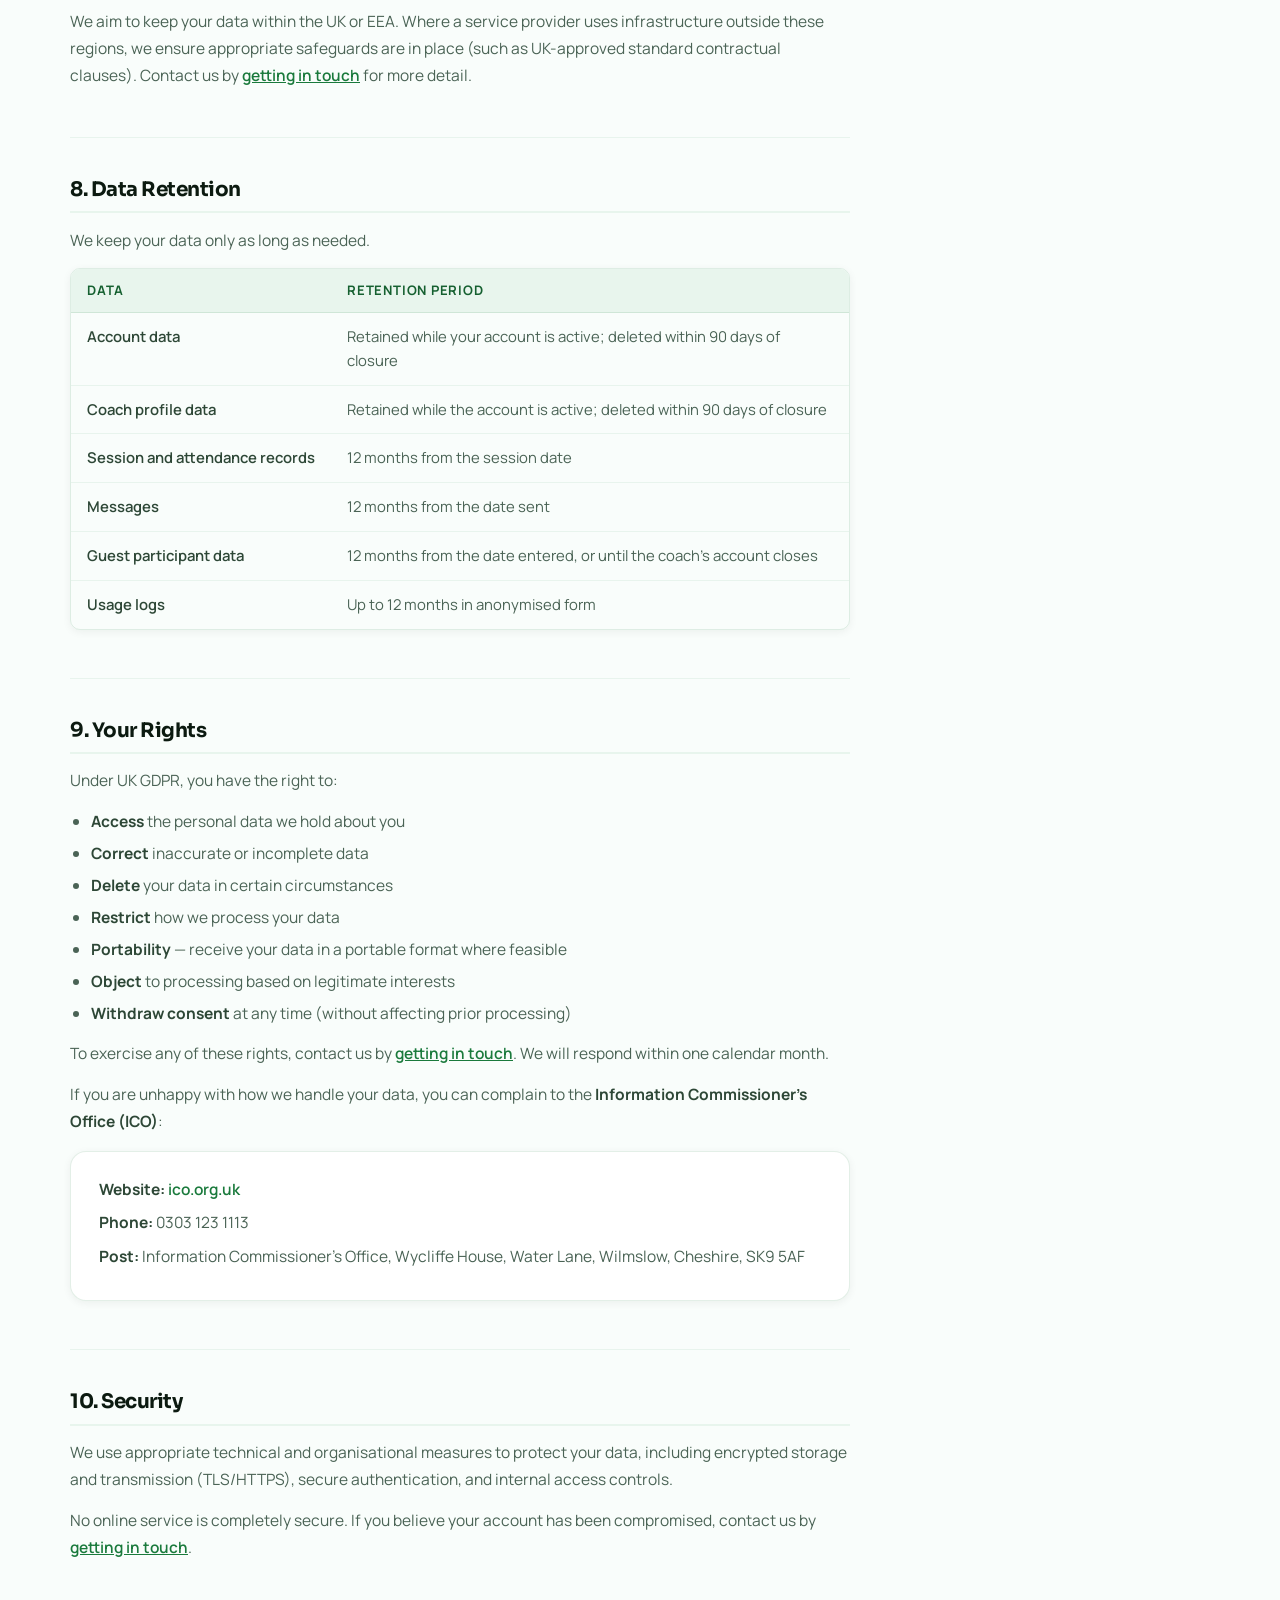
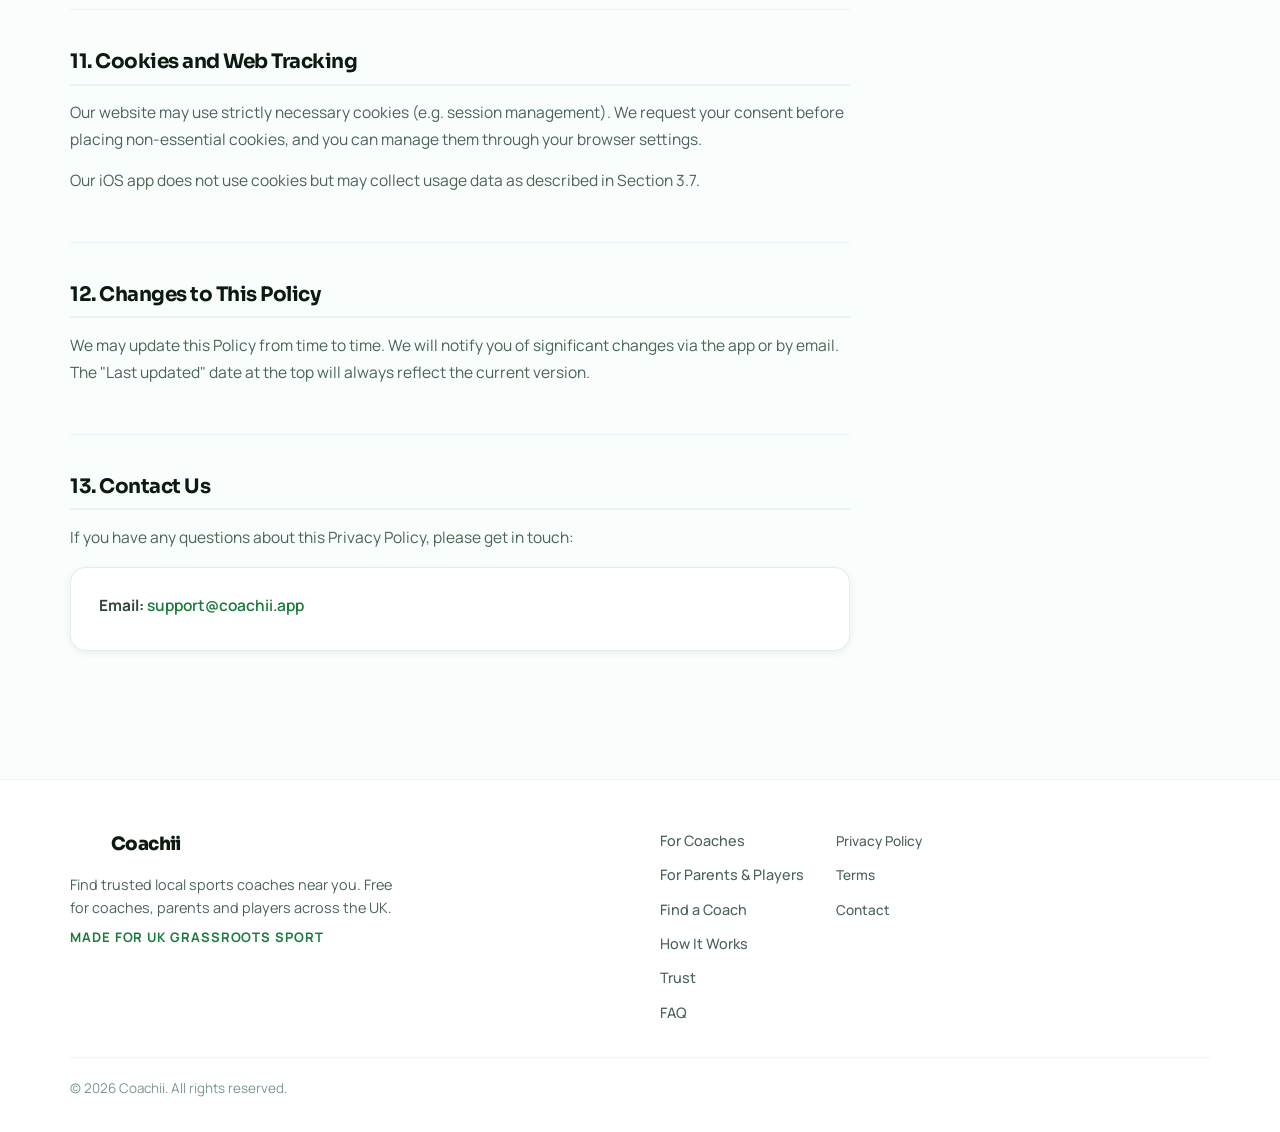
<file: privacy.html>
<!doctype html>
<html lang="en-GB">
  <head>
    <meta charset="UTF-8" />
    <meta name="viewport" content="width=device-width, initial-scale=1" />

    <!-- SEO -->
    <title>Privacy Policy | Coachii</title>
    <meta
      name="description"
      content="Coachii's Privacy Policy — how we collect, use and protect your personal data in accordance with UK GDPR and the Data Protection Act 2018."
    />
    <meta name="robots" content="index, follow" />
    <meta name="theme-color" content="#1a7a3c" />

    <!-- Icons -->
    <link rel="icon" type="image/png" sizes="32x32" href="/icons/favicon-32.png" />
    <link rel="icon" type="image/png" sizes="16x16" href="/icons/favicon-16.png" />
    <link rel="apple-touch-icon" sizes="180x180" href="/icons/apple-touch-icon.png" />

    <!-- Open Graph -->
    <meta property="og:title" content="Privacy Policy | Coachii" />
    <meta property="og:description" content="How Coachii collects, uses and protects your personal data." />
    <meta property="og:type" content="website" />
    <meta property="og:url" content="https://coachii.app/privacy.html" />
    <meta property="og:locale" content="en_GB" />
    <meta property="og:site_name" content="Coachii" />

    <!-- Fonts -->
    <link rel="preconnect" href="https://fonts.googleapis.com" />
    <link rel="preconnect" href="https://fonts.gstatic.com" crossorigin />
    <link
      href="https://fonts.googleapis.com/css2?family=Manrope:wght@400;500;600;700;800&family=Sora:wght@600;700;800&display=swap"
      rel="stylesheet"
    />
    <link rel="stylesheet" href="styles.css" />
    <link rel="stylesheet" href="legal.css" />
  </head>
  <body>
    <a class="skip-link" href="#main-content">Skip to main content</a>


    <!-- ═══════════════════════════════════
         HEADER
    ════════════════════════════════════ -->
    <header class="site-header">
      <div class="container nav-wrap">
        <a class="brand" href="/" aria-label="Coachii home">
          <img class="brand-mark" src="/icons/apple-touch-icon.png" alt="" aria-hidden="true" width="32" height="32" />
          <span class="brand-text">Coachii</span>
        </a>

        <button
          class="nav-toggle"
          aria-label="Open navigation"
          aria-expanded="false"
          aria-controls="primary-nav"
        >
          <span></span><span></span><span></span>
        </button>

        <nav id="primary-nav" aria-label="Primary navigation">
          <ul class="nav-list">
            <li><a href="/#coaches">For Coaches</a></li>
            <li><a href="/#parents">For Parents &amp; Players</a></li>
            <li><a href="/coaches.html">Find a Coach</a></li>
            <li><a href="/#how-it-works">How It Works</a></li>
            <li><a href="/#trust">Trust</a></li>
            <li><a href="/#faq">FAQ</a></li>
          </ul>
          <a href="/#app-store" class="btn btn-primary btn-sm nav-cta" aria-label="Download Coachii on the App Store"
            >Download</a
          >
        </nav>
      </div>
    </header>

    <main id="main-content">
      <!-- ═══════════════════════════════════
           PAGE HERO
      ════════════════════════════════════ -->
      <section class="legal-hero" aria-labelledby="page-heading">
        <div class="container">
          <p class="eyebrow">Legal</p>
          <h1 id="page-heading">Privacy Policy</h1>
          <p class="section-intro" style="margin-bottom: 0;">
            We keep it simple. Coachii collects only what it needs to connect coaches with parents and players, and we look after it carefully.
          </p>
          <div class="legal-meta">
            <span>UK GDPR &amp; Data Protection Act 2018</span>
            <span>Last updated: 13 May 2025</span>
          </div>
        </div>
      </section>

      <!-- ═══════════════════════════════════
           LEGAL CONTENT
      ════════════════════════════════════ -->
      <section class="legal-layout">
        <div class="container">
          <div class="legal-content">
            <a href="/" class="back-link">
              <svg width="16" height="16" viewBox="0 0 16 16" fill="none" aria-hidden="true">
                <path d="M10 12L6 8l4-4" stroke="currentColor" stroke-width="1.8" stroke-linecap="round" stroke-linejoin="round"/>
              </svg>
              Back to home
            </a>

            <!-- Table of contents -->
            <nav class="legal-toc" aria-label="Contents">
              <h2>Contents</h2>
              <ol>
                <li><a href="#s1">Who we are</a></li>
                <li><a href="#s2">Who this policy applies to</a></li>
                <li><a href="#s3">What data we collect</a></li>
                <li><a href="#s4">How we use your data</a></li>
                <li><a href="#s5">Lawful bases for processing</a></li>
                <li><a href="#s6">Sharing your data</a></li>
                <li><a href="#s7">International transfers</a></li>
                <li><a href="#s8">Data retention</a></li>
                <li><a href="#s9">Your rights</a></li>
                <li><a href="#s10">Security</a></li>
                <li><a href="#s11">Cookies and web tracking</a></li>
                <li><a href="#s12">Changes to this policy</a></li>
                <li><a href="#s13">Contact us</a></li>
              </ol>
            </nav>

            <!-- 1. Who we are -->
            <section id="s1" class="legal-section">
              <h2>1. Who We Are</h2>
              <p>
                Coachii is a platform that connects adults — parents, players, and local sports coaches — to help them find each other, communicate, and manage coaching sessions.
              </p>
              <p>
                We are the <strong>data controller</strong> for personal information collected through the Coachii platform (our iOS app and website). If you have any questions about this Privacy Policy, please contact us by <a href="mailto:support@coachii.app" style="color: var(--green); font-weight: 600;">getting in touch</a>.
              </p>
              <p>Coachii is available in the <strong>United Kingdom only</strong>.</p>
            </section>

            <hr class="legal-divider" />

            <!-- 2. Who this applies to -->
            <section id="s2" class="legal-section">
              <h2>2. Who This Policy Applies To</h2>
              <p>This Privacy Policy applies to:</p>
              <ul>
                <li><strong>Coaches</strong> who create a profile and manage sessions on Coachii</li>
                <li><strong>Parents and players</strong> who use Coachii to find coaches and enquire about sessions</li>
                <li><strong>Guest participants</strong> — adults whose information is entered into Coachii by a coach for attendance purposes</li>
              </ul>
              <p>All users of Coachii are expected to be adults aged 18 and over.</p>
            </section>

            <hr class="legal-divider" />

            <!-- 3. What data we collect -->
            <section id="s3" class="legal-section">
              <h2>3. What Data We Collect</h2>

              <h3>3.1 Account information</h3>
              <p>When you register, we collect:</p>
              <ul>
                <li>First name and last name</li>
                <li>Email address</li>
                <li>Your role on the platform (coach, parent, or player)</li>
                <li>Authentication credentials (handled securely via our authentication provider)</li>
              </ul>

              <h3>3.2 Coach profile data</h3>
              <p>Coaches create a profile that is visible to other users. This may include:</p>
              <ul>
                <li>Full name and profile photo</li>
                <li>Sport(s) coached</li>
                <li>Location and postcode</li>
                <li>Age groups coached</li>
                <li>Coaching badges, qualifications, and certifications</li>
                <li>DBS check status (self-declared; we do not independently verify this)</li>
                <li>A personal bio and any contact details the coach chooses to share</li>
              </ul>

              <h3>3.3 Parent and player data</h3>
              <p>Parents and players share:</p>
              <ul>
                <li>First name and last name</li>
                <li>Postcode (used for searching nearby coaches)</li>
                <li>Sports they are interested in</li>
              </ul>

              <h3>3.4 Session data</h3>
              <p>Coaches create and manage sessions on Coachii. This includes:</p>
              <ul>
                <li>Session title, sport, date, time, and duration</li>
                <li>Location and postcode</li>
                <li>Capacity and attendance records</li>
              </ul>

              <h3>3.5 Guest participant data</h3>
              <p>
                Coaches may record attendance for adult participants who do not have a Coachii account. This may include a participant's name and basic contact information provided by the coach. Coaches are responsible for ensuring they have appropriate permission before entering anyone else's information into Coachii.
              </p>

              <h3>3.6 Messages</h3>
              <p>We store messages sent between parents/players and coaches on the platform.</p>

              <h3>3.7 Device and usage data</h3>
              <p>When you use the Coachii app or website, we may automatically collect:</p>
              <ul>
                <li>Device type and operating system</li>
                <li>App version and crash reports</li>
                <li>General usage patterns (e.g. features used)</li>
                <li>Push notification tokens, if you enable notifications</li>
                <li>IP address and basic network information</li>
              </ul>

              <h3>3.8 Analytics</h3>
              <p>
                We do not currently use third-party analytics on the Coachii website or app. We do not sell this data.
              </p>
            </section>

            <hr class="legal-divider" />

            <!-- 4. How we use your data -->
            <section id="s4" class="legal-section">
              <h2>4. How We Use Your Data</h2>
              <div class="legal-table-wrap">
                <table class="legal-table">
                  <thead>
                    <tr>
                      <th>Purpose</th>
                      <th>Examples</th>
                    </tr>
                  </thead>
                  <tbody>
                    <tr>
                      <td>Provide the Coachii service</td>
                      <td>Creating your account, displaying coach profiles, managing session enrolments</td>
                    </tr>
                    <tr>
                      <td>Enable communication</td>
                      <td>Delivering messages between coaches and parents/players</td>
                    </tr>
                    <tr>
                      <td>Manage sessions</td>
                      <td>Letting coaches record and view attendance</td>
                    </tr>
                    <tr>
                      <td>Send notifications</td>
                      <td>Notifying you of session updates or messages (where enabled)</td>
                    </tr>
                    <tr>
                      <td>Improve the platform</td>
                      <td>Using anonymised usage data to fix issues and improve features</td>
                    </tr>
                    <tr>
                      <td>Ensure security</td>
                      <td>Detecting suspicious activity and enforcing our Terms of Service</td>
                    </tr>
                    <tr>
                      <td>Comply with the law</td>
                      <td>Responding to lawful requests from regulators or courts</td>
                    </tr>
                  </tbody>
                </table>
              </div>
              <div class="legal-callout">
                We do <strong>not</strong> use your data for targeted advertising. We do <strong>not</strong> sell your personal data.
              </div>
            </section>

            <hr class="legal-divider" />

            <!-- 5. Lawful bases -->
            <section id="s5" class="legal-section">
              <h2>5. Lawful Bases for Processing</h2>
              <p>Under UK GDPR, we rely on the following lawful bases:</p>
              <ul>
                <li><strong>Contract</strong> — to provide you with the Coachii service you have signed up for</li>
                <li><strong>Legitimate interests</strong> — to operate, secure, and improve Coachii (e.g. usage analysis, fraud prevention); we have weighed these against your rights</li>
                <li><strong>Consent</strong> — for optional features such as push notifications; you may withdraw consent at any time</li>
                <li><strong>Legal obligation</strong> — where required to comply with applicable law</li>
              </ul>
            </section>

            <hr class="legal-divider" />

            <!-- 6. Sharing your data -->
            <section id="s6" class="legal-section">
              <h2>6. Sharing Your Data</h2>

              <h3>6.1 What's visible to other users</h3>
              <ul>
                <li><strong>Coach profiles are publicly visible.</strong> Information a coach adds to their profile can be seen by any Coachii user.</li>
                <li><strong>Messages</strong> are visible to the sender and recipient only.</li>
                <li><strong>Session enrolment information</strong> is visible to the relevant coach.</li>
              </ul>

              <h3>6.2 Our service providers</h3>
              <p>We use a small number of trusted third-party services:</p>
              <ul>
                <li><strong>Supabase</strong> — authentication, database, file storage, and real-time messaging</li>
                <li><strong>Apple</strong> — iOS app distribution and push notification delivery</li>
              </ul>
              <p>These providers act as data processors on our behalf. They may not use your data for their own purposes.</p>

              <h3>6.3 Legal requirements</h3>
              <p>We may share data if required by law or a valid request from a public authority.</p>

              <h3>6.4 Business transfers</h3>
              <p>
                If Coachii is acquired or merges with another organisation, your data may transfer as part of that process. We will notify you before that happens.
              </p>
              <p>We do not sell, rent, or trade your data to third parties.</p>
            </section>

            <hr class="legal-divider" />

            <!-- 7. International transfers -->
            <section id="s7" class="legal-section">
              <h2>7. International Transfers</h2>
              <p>
                We aim to keep your data within the UK or EEA. Where a service provider uses infrastructure outside these regions, we ensure appropriate safeguards are in place (such as UK-approved standard contractual clauses). Contact us by <a href="mailto:support@coachii.app" style="color: var(--green); font-weight: 600;">getting in touch</a> for more detail.
              </p>
            </section>

            <hr class="legal-divider" />

            <!-- 8. Data retention -->
            <section id="s8" class="legal-section">
              <h2>8. Data Retention</h2>
              <p>We keep your data only as long as needed.</p>
              <div class="legal-table-wrap">
                <table class="legal-table">
                  <thead>
                    <tr>
                      <th>Data</th>
                      <th>Retention period</th>
                    </tr>
                  </thead>
                  <tbody>
                    <tr>
                      <td>Account data</td>
                      <td>Retained while your account is active; deleted within 90 days of closure</td>
                    </tr>
                    <tr>
                      <td>Coach profile data</td>
                      <td>Retained while the account is active; deleted within 90 days of closure</td>
                    </tr>
                    <tr>
                      <td>Session and attendance records</td>
                      <td>12 months from the session date</td>
                    </tr>
                    <tr>
                      <td>Messages</td>
                      <td>12 months from the date sent</td>
                    </tr>
                    <tr>
                      <td>Guest participant data</td>
                      <td>12 months from the date entered, or until the coach's account closes</td>
                    </tr>
                    <tr>
                      <td>Usage logs</td>
                      <td>Up to 12 months in anonymised form</td>
                    </tr>
                  </tbody>
                </table>
              </div>
            </section>

            <hr class="legal-divider" />

            <!-- 9. Your rights -->
            <section id="s9" class="legal-section">
              <h2>9. Your Rights</h2>
              <p>Under UK GDPR, you have the right to:</p>
              <ul>
                <li><strong>Access</strong> the personal data we hold about you</li>
                <li><strong>Correct</strong> inaccurate or incomplete data</li>
                <li><strong>Delete</strong> your data in certain circumstances</li>
                <li><strong>Restrict</strong> how we process your data</li>
                <li><strong>Portability</strong> — receive your data in a portable format where feasible</li>
                <li><strong>Object</strong> to processing based on legitimate interests</li>
                <li><strong>Withdraw consent</strong> at any time (without affecting prior processing)</li>
              </ul>
              <p>
                To exercise any of these rights, contact us by <a href="mailto:support@coachii.app" style="color: var(--green); font-weight: 600;">getting in touch</a>. We will respond within one calendar month.
              </p>
              <p>If you are unhappy with how we handle your data, you can complain to the <strong>Information Commissioner's Office (ICO)</strong>:</p>
              <div class="legal-contact-box">
                <p><strong>Website:</strong> <a href="https://ico.org.uk" target="_blank" rel="noopener noreferrer">ico.org.uk</a></p>
                <p><strong>Phone:</strong> 0303 123 1113</p>
                <p style="margin-bottom: 0;"><strong>Post:</strong> Information Commissioner's Office, Wycliffe House, Water Lane, Wilmslow, Cheshire, SK9 5AF</p>
              </div>
            </section>

            <hr class="legal-divider" />

            <!-- 10. Security -->
            <section id="s10" class="legal-section">
              <h2>10. Security</h2>
              <p>
                We use appropriate technical and organisational measures to protect your data, including encrypted storage and transmission (TLS/HTTPS), secure authentication, and internal access controls.
              </p>
              <p>
                No online service is completely secure. If you believe your account has been compromised, contact us by <a href="mailto:support@coachii.app" style="color: var(--green); font-weight: 600;">getting in touch</a>.
              </p>
            </section>

            <hr class="legal-divider" />

            <!-- 11. Cookies -->
            <section id="s11" class="legal-section">
              <h2>11. Cookies and Web Tracking</h2>
              <p>
                Our website may use strictly necessary cookies (e.g. session management). We request your consent before placing non-essential cookies, and you can manage them through your browser settings.
              </p>
              <p>
                Our iOS app does not use cookies but may collect usage data as described in Section 3.7.
              </p>
            </section>

            <hr class="legal-divider" />

            <!-- 12. Changes -->
            <section id="s12" class="legal-section">
              <h2>12. Changes to This Policy</h2>
              <p>
                We may update this Policy from time to time. We will notify you of significant changes via the app or by email. The "Last updated" date at the top will always reflect the current version.
              </p>
            </section>

            <hr class="legal-divider" />

            <!-- 13. Contact -->
            <section id="s13" class="legal-section">
              <h2>13. Contact Us</h2>
              <p>If you have any questions about this Privacy Policy, please get in touch:</p>
              <div class="legal-contact-box">
                <p><strong>Email:</strong> <a href="mailto:support@coachii.app">support@coachii.app</a></p>
              </div>
            </section>

          </div>
        </div>
      </section>
    </main>

    <!-- ═══════════════════════════════════
         FOOTER
    ════════════════════════════════════ -->
    <footer class="site-footer">
      <div class="container footer-inner">
        <div class="footer-brand">
          <a class="brand" href="/" aria-label="Coachii home">
            <span class="brand-mark" aria-hidden="true">
              <svg width="14" height="14" viewBox="0 0 14 14" fill="none" aria-hidden="true">
                <path
                  d="M3 7l3 3 5-5"
                  stroke="white"
                  stroke-width="2"
                  stroke-linecap="round"
                  stroke-linejoin="round"
                />
              </svg>
            </span>
            <span class="brand-text">Coachii</span>
          </a>
          <p class="footer-desc">
            Find trusted local sports coaches near you. Free for coaches, parents and players across the UK.
          </p>
          <p class="footer-made">Made for UK grassroots sport</p>
        </div>
        <div class="footer-links">
          <nav aria-label="Site navigation">
            <ul class="footer-nav">
              <li><a href="/#coaches">For Coaches</a></li>
              <li><a href="/#parents">For Parents &amp; Players</a></li>
              <li><a href="/coaches.html">Find a Coach</a></li>
              <li><a href="/#how-it-works">How It Works</a></li>
              <li><a href="/#trust">Trust</a></li>
              <li><a href="/#faq">FAQ</a></li>
            </ul>
          </nav>
          <nav aria-label="Legal">
            <ul class="footer-nav footer-legal">
              <li><a href="/privacy.html" aria-current="page">Privacy Policy</a></li>
              <li><a href="/terms.html">Terms</a></li>
              <li><a href="mailto:support@coachii.app">Contact</a></li>
            </ul>
          </nav>
        </div>
      </div>
      <div class="container footer-bottom">
        <p>© <span id="year"></span> Coachii. All rights reserved.</p>
      </div>
    </footer>

    <script>
      document.getElementById('year').textContent = new Date().getFullYear();

      const toggle = document.querySelector('.nav-toggle');
      const nav = document.getElementById('primary-nav');
      if (toggle && nav) {
        toggle.addEventListener('click', () => {
          const open = toggle.getAttribute('aria-expanded') === 'true';
          toggle.setAttribute('aria-expanded', String(!open));
          nav.classList.toggle('nav-open', !open);
        });
        document.querySelectorAll('#primary-nav a').forEach((link) => {
          link.addEventListener('click', () => {
            nav.classList.remove('nav-open');
            toggle.setAttribute('aria-expanded', 'false');
          });
        });
      }
    </script>
  </body>
</html>
</file>
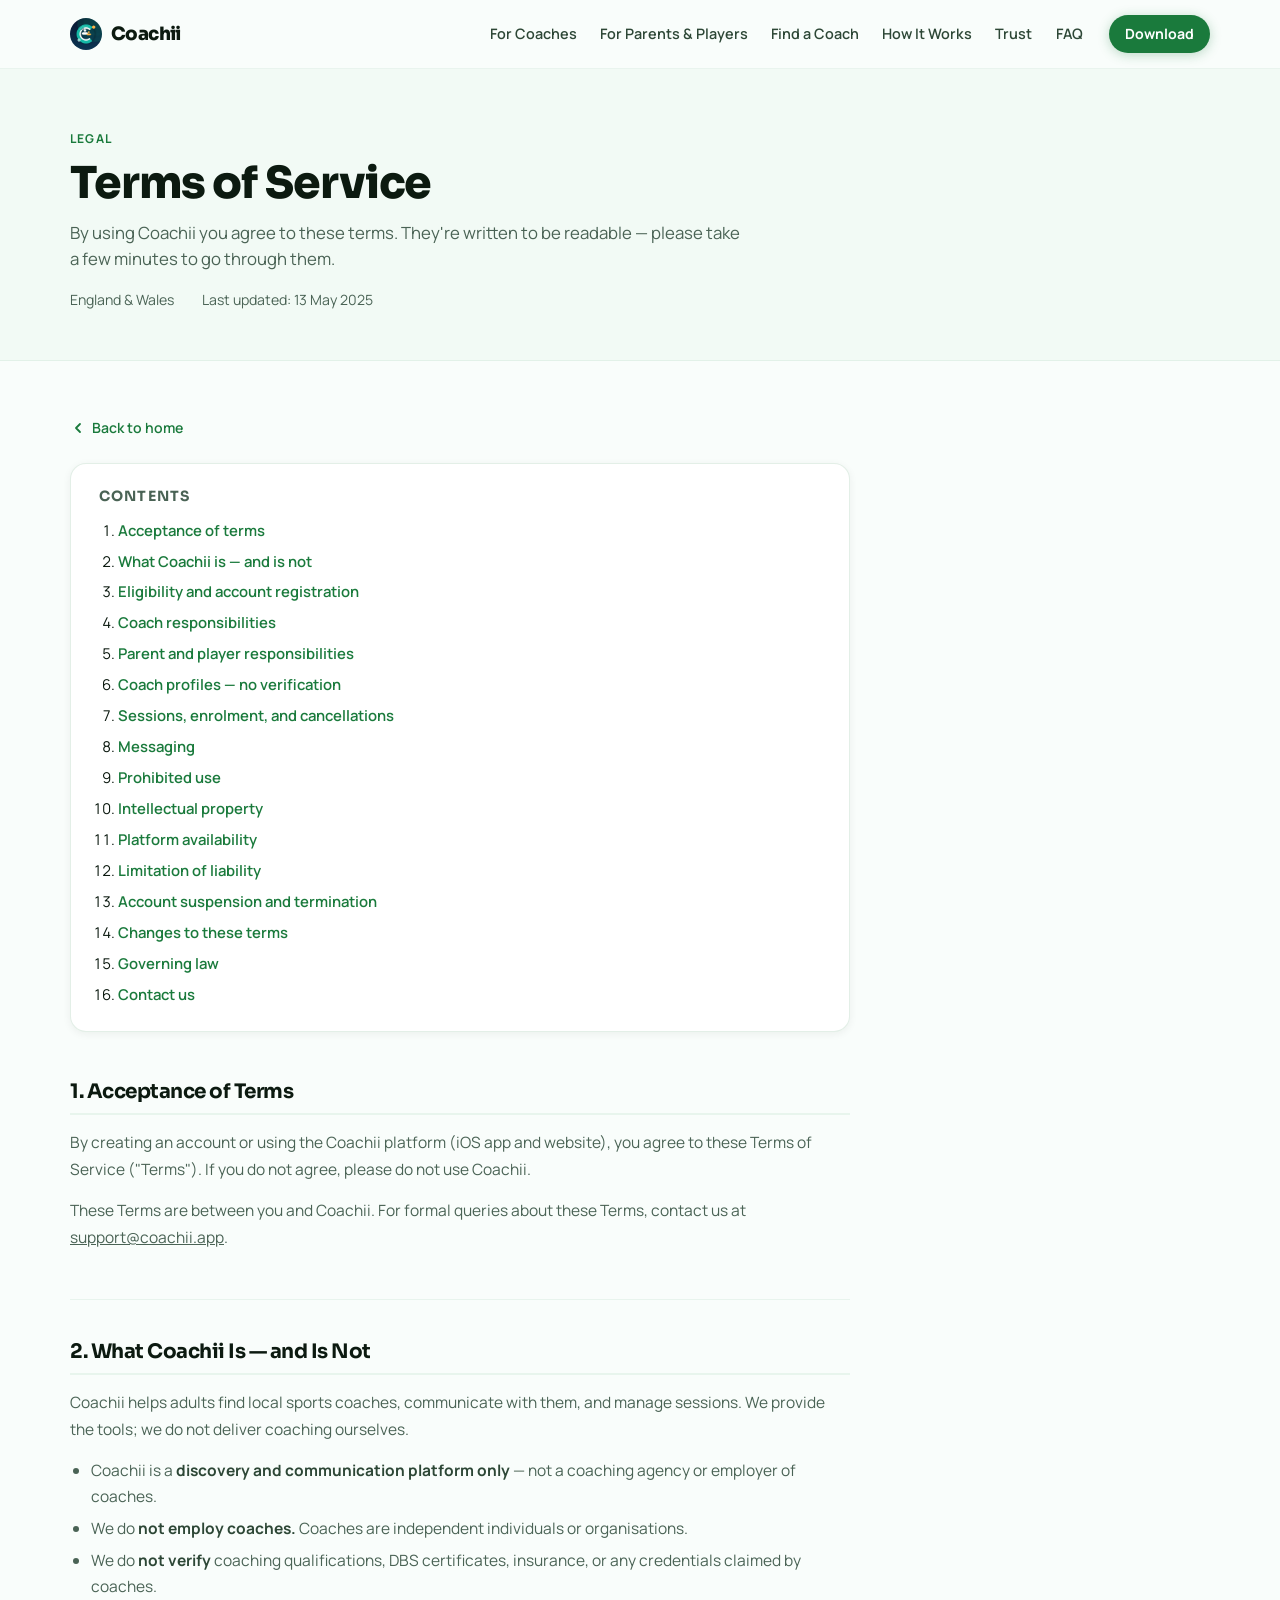
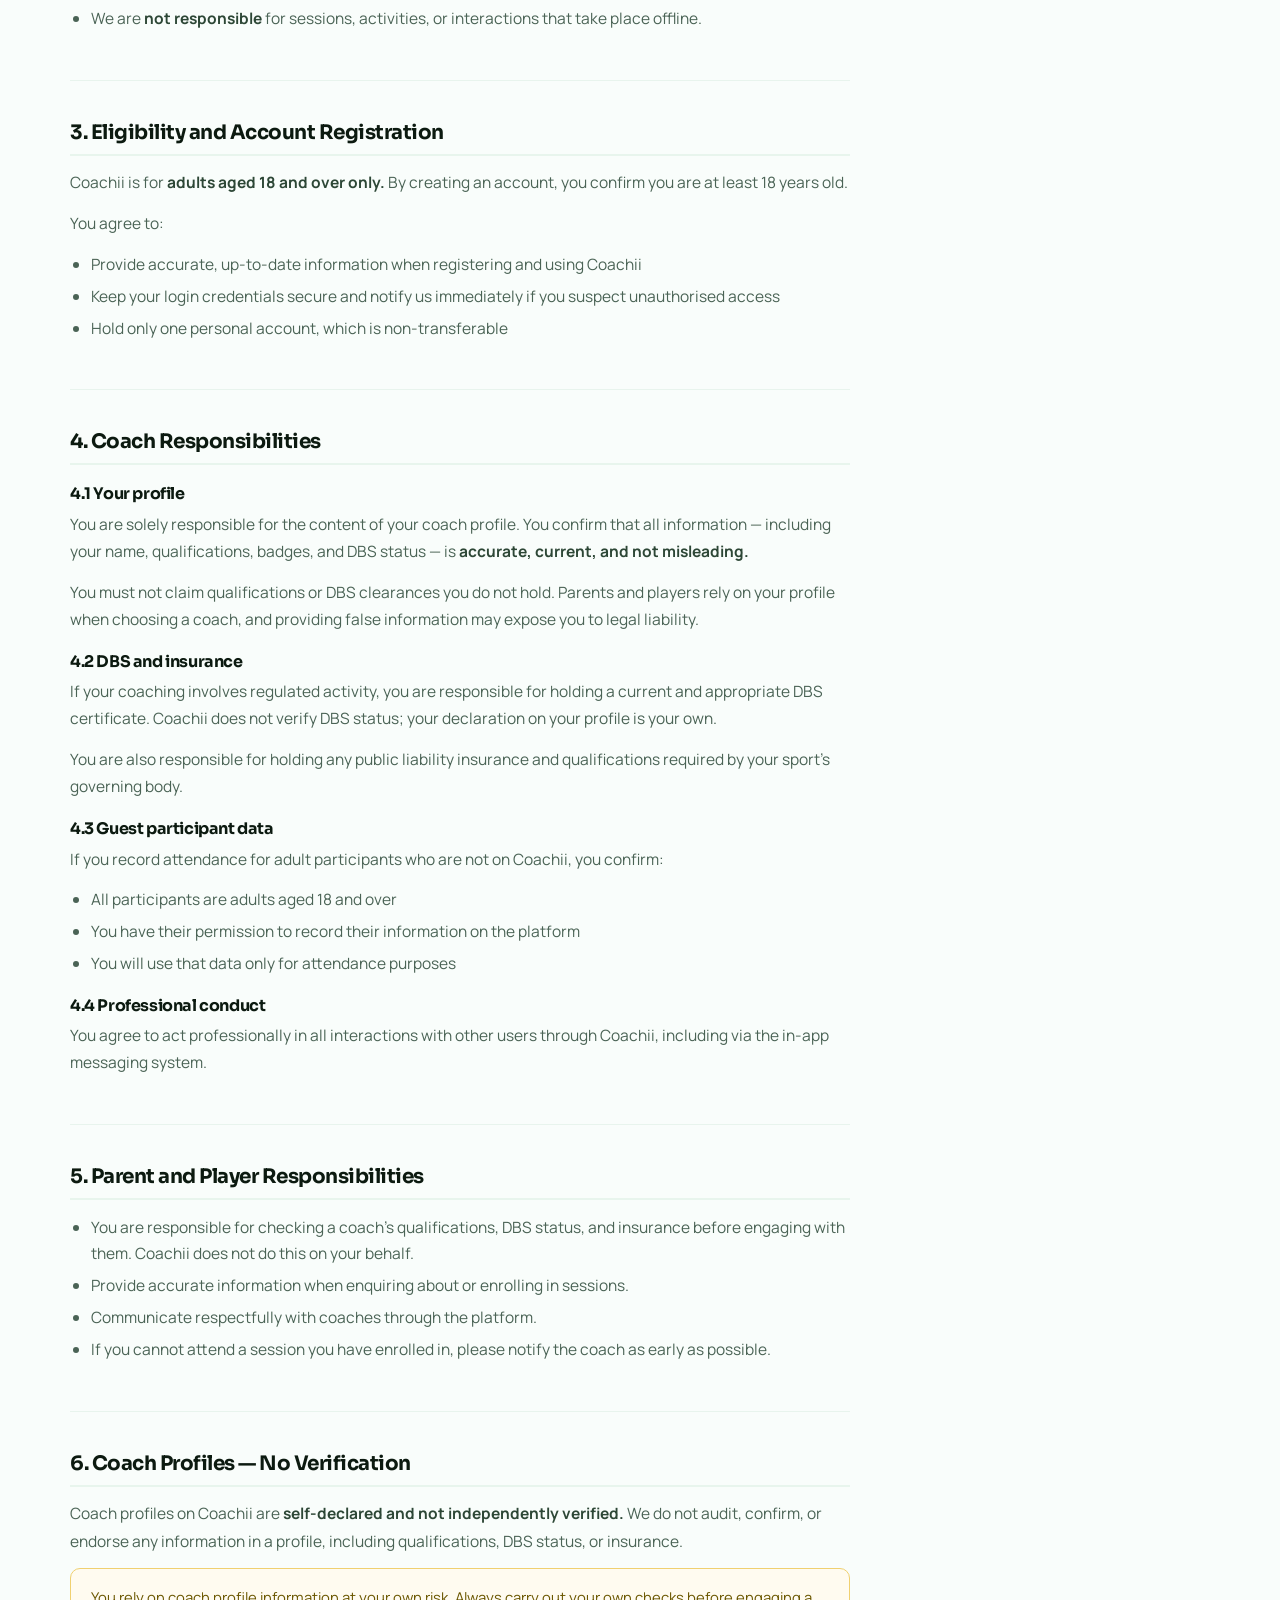
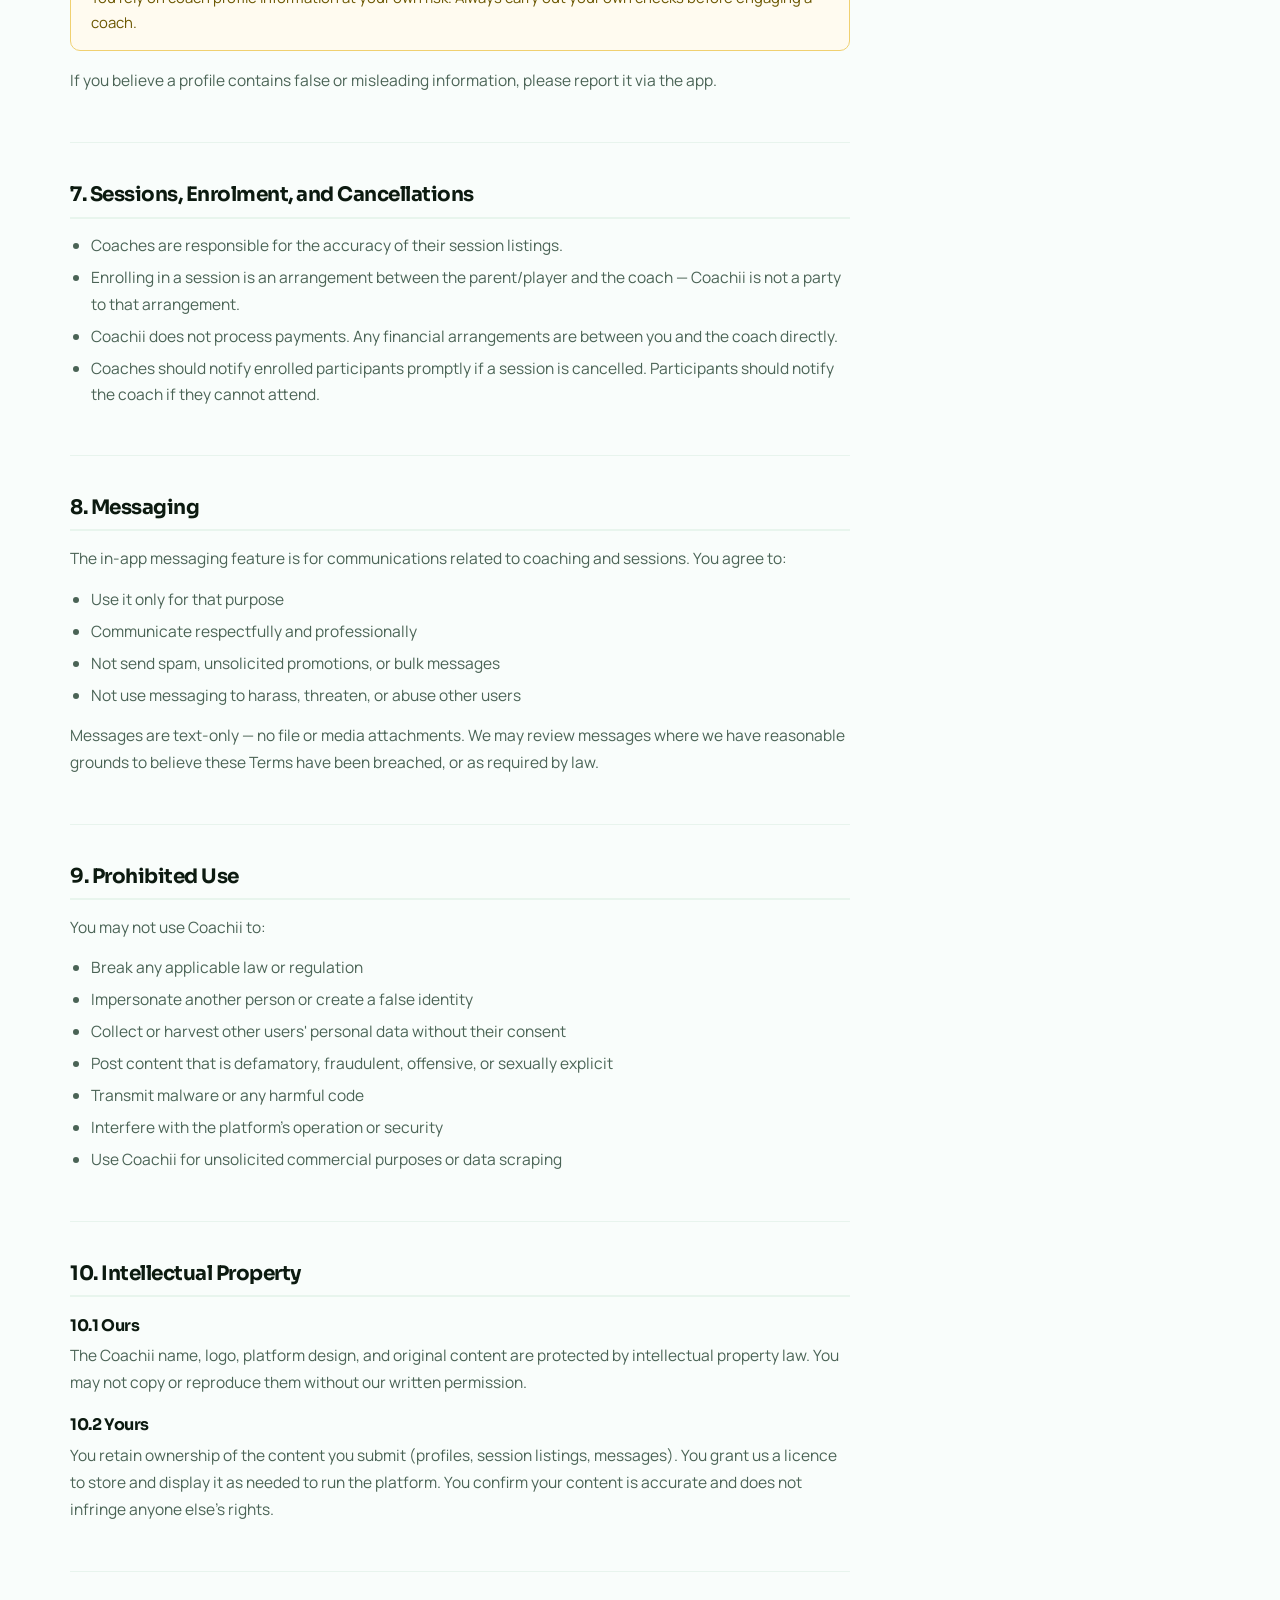
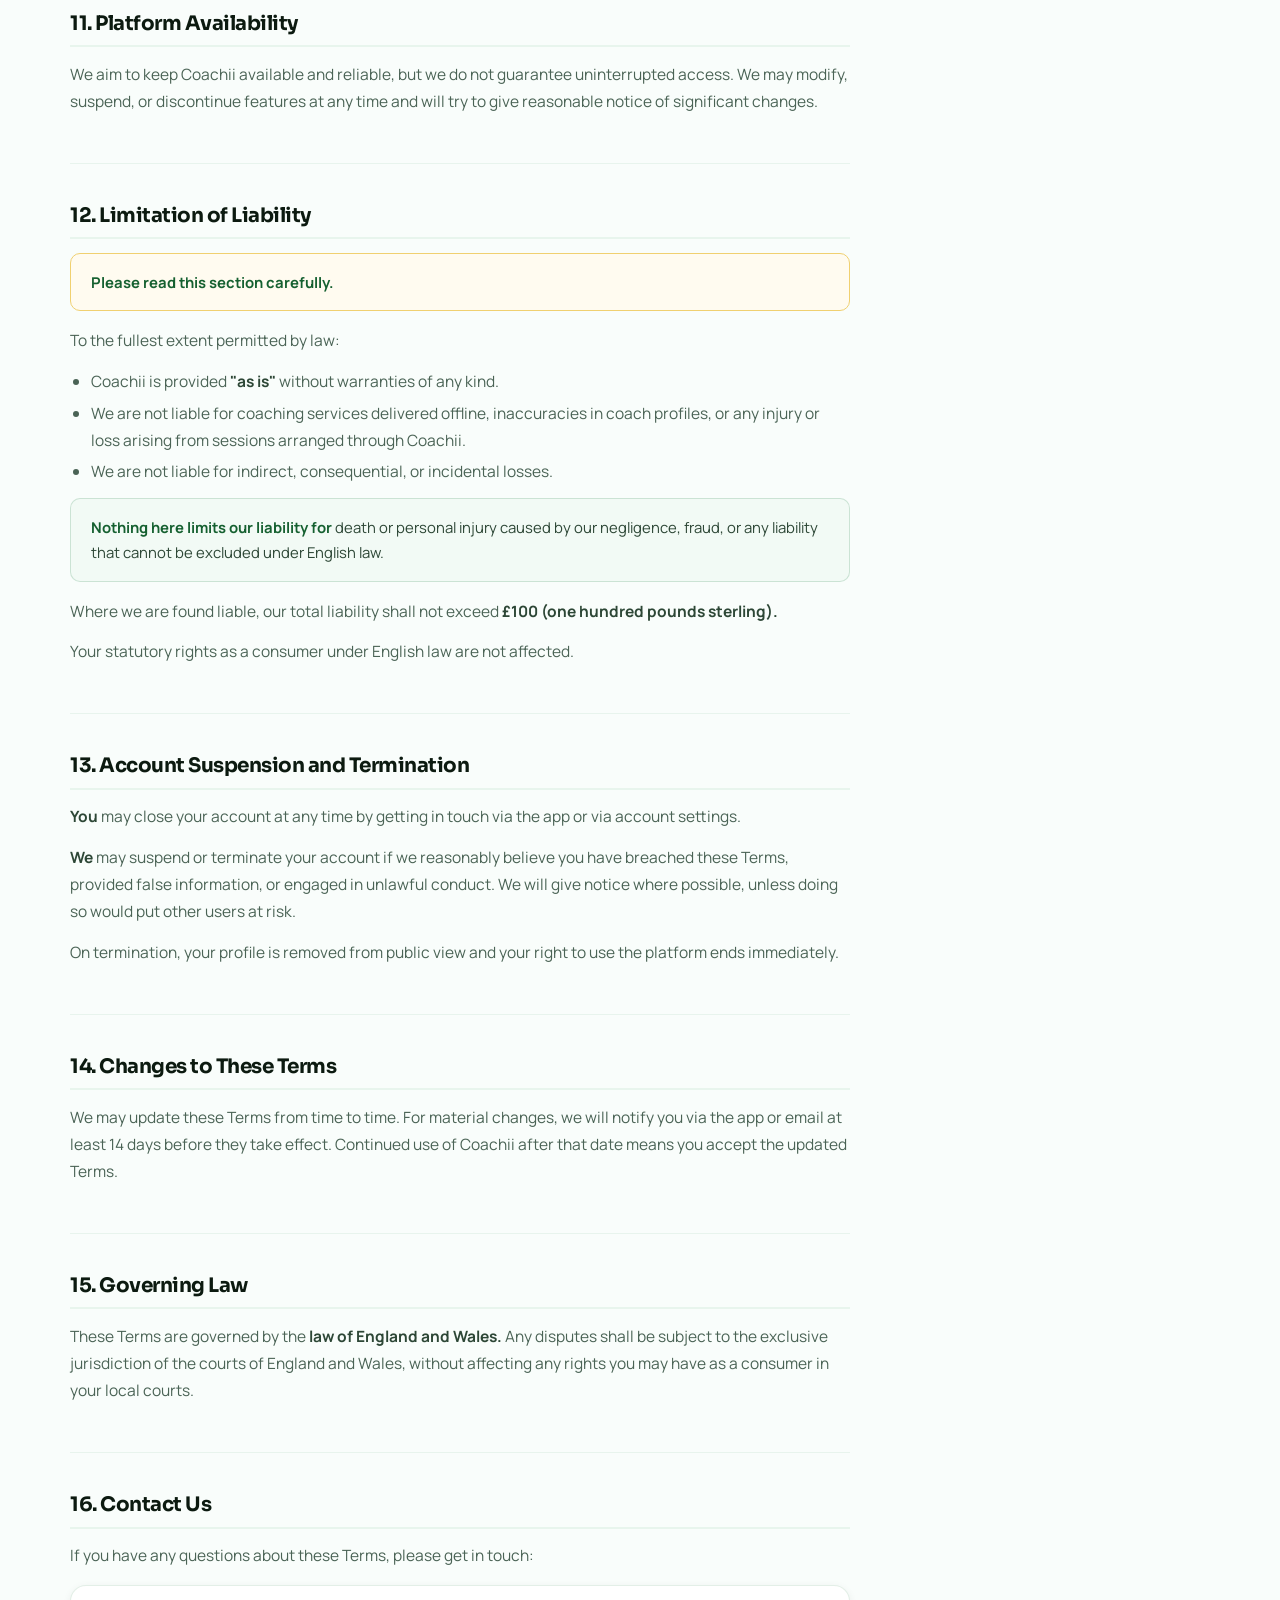
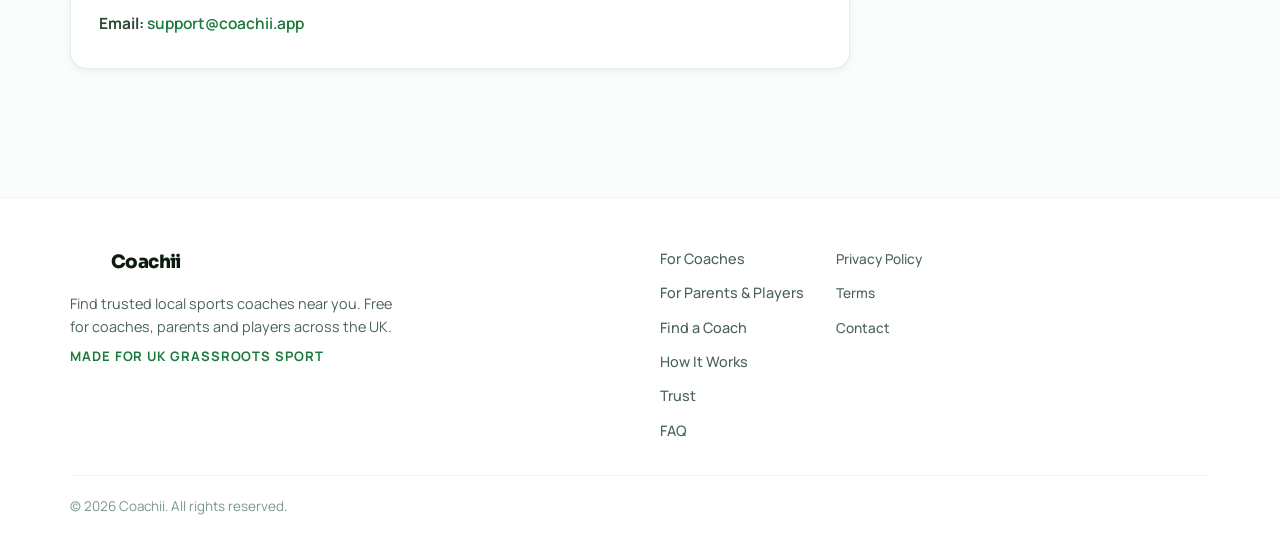
<file: terms.html>
<!doctype html>
<html lang="en-GB">
  <head>
    <meta charset="UTF-8" />
    <meta name="viewport" content="width=device-width, initial-scale=1" />

    <!-- SEO -->
    <title>Terms of Service | Coachii</title>
    <meta
      name="description"
      content="Coachii's Terms of Service — the rules for using the Coachii platform as a coach, parent, or player."
    />
    <meta name="robots" content="index, follow" />
    <meta name="theme-color" content="#1a7a3c" />

    <!-- Icons -->
    <link rel="icon" type="image/png" sizes="32x32" href="/icons/favicon-32.png" />
    <link rel="icon" type="image/png" sizes="16x16" href="/icons/favicon-16.png" />
    <link rel="apple-touch-icon" sizes="180x180" href="/icons/apple-touch-icon.png" />

    <!-- Open Graph -->
    <meta property="og:title" content="Terms of Service | Coachii" />
    <meta property="og:description" content="The rules for using the Coachii platform as a coach, parent, or player." />
    <meta property="og:type" content="website" />
    <meta property="og:url" content="https://coachii.app/terms.html" />
    <meta property="og:locale" content="en_GB" />
    <meta property="og:site_name" content="Coachii" />

    <!-- Fonts -->
    <link rel="preconnect" href="https://fonts.googleapis.com" />
    <link rel="preconnect" href="https://fonts.gstatic.com" crossorigin />
    <link
      href="https://fonts.googleapis.com/css2?family=Manrope:wght@400;500;600;700;800&family=Sora:wght@600;700;800&display=swap"
      rel="stylesheet"
    />
    <link rel="stylesheet" href="styles.css" />
    <link rel="stylesheet" href="legal.css" />
  </head>
  <body>
    <a class="skip-link" href="#main-content">Skip to main content</a>


    <!-- ═══════════════════════════════════
         HEADER
    ════════════════════════════════════ -->
    <header class="site-header">
      <div class="container nav-wrap">
        <a class="brand" href="/" aria-label="Coachii home">
          <img class="brand-mark" src="/icons/apple-touch-icon.png" alt="" aria-hidden="true" width="32" height="32" />
          <span class="brand-text">Coachii</span>
        </a>

        <button
          class="nav-toggle"
          aria-label="Open navigation"
          aria-expanded="false"
          aria-controls="primary-nav"
        >
          <span></span><span></span><span></span>
        </button>

        <nav id="primary-nav" aria-label="Primary navigation">
          <ul class="nav-list">
            <li><a href="/#coaches">For Coaches</a></li>
            <li><a href="/#parents">For Parents &amp; Players</a></li>
            <li><a href="/coaches.html">Find a Coach</a></li>
            <li><a href="/#how-it-works">How It Works</a></li>
            <li><a href="/#trust">Trust</a></li>
            <li><a href="/#faq">FAQ</a></li>
          </ul>
          <a href="/#app-store" class="btn btn-primary btn-sm nav-cta" aria-label="Download Coachii on the App Store"
            >Download</a
          >
        </nav>
      </div>
    </header>

    <main id="main-content">
      <!-- ═══════════════════════════════════
           PAGE HERO
      ════════════════════════════════════ -->
      <section class="legal-hero" aria-labelledby="page-heading">
        <div class="container">
          <p class="eyebrow">Legal</p>
          <h1 id="page-heading">Terms of Service</h1>
          <p class="section-intro" style="margin-bottom: 0;">
            By using Coachii you agree to these terms. They're written to be readable — please take a few minutes to go through them.
          </p>
          <div class="legal-meta">
            <span>England &amp; Wales</span>
            <span>Last updated: 13 May 2025</span>
          </div>
        </div>
      </section>

      <!-- ═══════════════════════════════════
           LEGAL CONTENT
      ════════════════════════════════════ -->
      <section class="legal-layout">
        <div class="container">
          <div class="legal-content">
            <a href="/" class="back-link">
              <svg width="16" height="16" viewBox="0 0 16 16" fill="none" aria-hidden="true">
                <path d="M10 12L6 8l4-4" stroke="currentColor" stroke-width="1.8" stroke-linecap="round" stroke-linejoin="round"/>
              </svg>
              Back to home
            </a>

            <!-- Table of contents -->
            <nav class="legal-toc" aria-label="Contents">
              <h2>Contents</h2>
              <ol>
                <li><a href="#s1">Acceptance of terms</a></li>
                <li><a href="#s2">What Coachii is — and is not</a></li>
                <li><a href="#s3">Eligibility and account registration</a></li>
                <li><a href="#s4">Coach responsibilities</a></li>
                <li><a href="#s5">Parent and player responsibilities</a></li>
                <li><a href="#s6">Coach profiles — no verification</a></li>
                <li><a href="#s7">Sessions, enrolment, and cancellations</a></li>
                <li><a href="#s8">Messaging</a></li>
                <li><a href="#s9">Prohibited use</a></li>
                <li><a href="#s10">Intellectual property</a></li>
                <li><a href="#s11">Platform availability</a></li>
                <li><a href="#s12">Limitation of liability</a></li>
                <li><a href="#s13">Account suspension and termination</a></li>
                <li><a href="#s14">Changes to these terms</a></li>
                <li><a href="#s15">Governing law</a></li>
                <li><a href="#s16">Contact us</a></li>
              </ol>
            </nav>

            <!-- 1. Acceptance -->
            <section id="s1" class="legal-section">
              <h2>1. Acceptance of Terms</h2>
              <p>
                By creating an account or using the Coachii platform (iOS app and website), you agree to these Terms of Service ("Terms"). If you do not agree, please do not use Coachii.
              </p>
              <p>These Terms are between you and Coachii. For formal queries about these Terms, contact us at <a href="mailto:support@coachii.app">support@coachii.app</a>.</p>
            </section>

            <hr class="legal-divider" />

            <!-- 2. What Coachii is -->
            <section id="s2" class="legal-section">
              <h2>2. What Coachii Is — and Is Not</h2>
              <p>
                Coachii helps adults find local sports coaches, communicate with them, and manage sessions. We provide the tools; we do not deliver coaching ourselves.
              </p>
              <ul>
                <li>Coachii is a <strong>discovery and communication platform only</strong> — not a coaching agency or employer of coaches.</li>
                <li>We do <strong>not employ coaches.</strong> Coaches are independent individuals or organisations.</li>
                <li>We do <strong>not verify</strong> coaching qualifications, DBS certificates, insurance, or any credentials claimed by coaches.</li>
                <li>We are <strong>not responsible</strong> for sessions, activities, or interactions that take place offline.</li>
              </ul>
            </section>

            <hr class="legal-divider" />

            <!-- 3. Eligibility -->
            <section id="s3" class="legal-section">
              <h2>3. Eligibility and Account Registration</h2>
              <p>
                Coachii is for <strong>adults aged 18 and over only.</strong> By creating an account, you confirm you are at least 18 years old.
              </p>
              <p>You agree to:</p>
              <ul>
                <li>Provide accurate, up-to-date information when registering and using Coachii</li>
                <li>Keep your login credentials secure and notify us immediately if you suspect unauthorised access</li>
                <li>Hold only one personal account, which is non-transferable</li>
              </ul>
            </section>

            <hr class="legal-divider" />

            <!-- 4. Coach responsibilities -->
            <section id="s4" class="legal-section">
              <h2>4. Coach Responsibilities</h2>

              <h3>4.1 Your profile</h3>
              <p>
                You are solely responsible for the content of your coach profile. You confirm that all information — including your name, qualifications, badges, and DBS status — is <strong>accurate, current, and not misleading.</strong>
              </p>
              <p>
                You must not claim qualifications or DBS clearances you do not hold. Parents and players rely on your profile when choosing a coach, and providing false information may expose you to legal liability.
              </p>

              <h3>4.2 DBS and insurance</h3>
              <p>
                If your coaching involves regulated activity, you are responsible for holding a current and appropriate DBS certificate. Coachii does not verify DBS status; your declaration on your profile is your own.
              </p>
              <p>
                You are also responsible for holding any public liability insurance and qualifications required by your sport's governing body.
              </p>

              <h3>4.3 Guest participant data</h3>
              <p>If you record attendance for adult participants who are not on Coachii, you confirm:</p>
              <ul>
                <li>All participants are adults aged 18 and over</li>
                <li>You have their permission to record their information on the platform</li>
                <li>You will use that data only for attendance purposes</li>
              </ul>

              <h3>4.4 Professional conduct</h3>
              <p>
                You agree to act professionally in all interactions with other users through Coachii, including via the in-app messaging system.
              </p>
            </section>

            <hr class="legal-divider" />

            <!-- 5. Parent and player responsibilities -->
            <section id="s5" class="legal-section">
              <h2>5. Parent and Player Responsibilities</h2>
              <ul>
                <li>You are responsible for checking a coach's qualifications, DBS status, and insurance before engaging with them. Coachii does not do this on your behalf.</li>
                <li>Provide accurate information when enquiring about or enrolling in sessions.</li>
                <li>Communicate respectfully with coaches through the platform.</li>
                <li>If you cannot attend a session you have enrolled in, please notify the coach as early as possible.</li>
              </ul>
            </section>

            <hr class="legal-divider" />

            <!-- 6. Coach profiles — no verification -->
            <section id="s6" class="legal-section">
              <h2>6. Coach Profiles — No Verification</h2>
              <p>
                Coach profiles on Coachii are <strong>self-declared and not independently verified.</strong> We do not audit, confirm, or endorse any information in a profile, including qualifications, DBS status, or insurance.
              </p>
              <div class="legal-callout legal-callout-warn">
                You rely on coach profile information at your own risk. Always carry out your own checks before engaging a coach.
              </div>
              <p>
                If you believe a profile contains false or misleading information, please report it via the app.
              </p>
            </section>

            <hr class="legal-divider" />

            <!-- 7. Sessions -->
            <section id="s7" class="legal-section">
              <h2>7. Sessions, Enrolment, and Cancellations</h2>
              <ul>
                <li>Coaches are responsible for the accuracy of their session listings.</li>
                <li>Enrolling in a session is an arrangement between the parent/player and the coach — Coachii is not a party to that arrangement.</li>
                <li>Coachii does not process payments. Any financial arrangements are between you and the coach directly.</li>
                <li>Coaches should notify enrolled participants promptly if a session is cancelled. Participants should notify the coach if they cannot attend.</li>
              </ul>
            </section>

            <hr class="legal-divider" />

            <!-- 8. Messaging -->
            <section id="s8" class="legal-section">
              <h2>8. Messaging</h2>
              <p>
                The in-app messaging feature is for communications related to coaching and sessions. You agree to:
              </p>
              <ul>
                <li>Use it only for that purpose</li>
                <li>Communicate respectfully and professionally</li>
                <li>Not send spam, unsolicited promotions, or bulk messages</li>
                <li>Not use messaging to harass, threaten, or abuse other users</li>
              </ul>
              <p>
                Messages are text-only — no file or media attachments. We may review messages where we have reasonable grounds to believe these Terms have been breached, or as required by law.
              </p>
            </section>

            <hr class="legal-divider" />

            <!-- 9. Prohibited use -->
            <section id="s9" class="legal-section">
              <h2>9. Prohibited Use</h2>
              <p>You may not use Coachii to:</p>
              <ul>
                <li>Break any applicable law or regulation</li>
                <li>Impersonate another person or create a false identity</li>
                <li>Collect or harvest other users' personal data without their consent</li>
                <li>Post content that is defamatory, fraudulent, offensive, or sexually explicit</li>
                <li>Transmit malware or any harmful code</li>
                <li>Interfere with the platform's operation or security</li>
                <li>Use Coachii for unsolicited commercial purposes or data scraping</li>
              </ul>
            </section>

            <hr class="legal-divider" />

            <!-- 10. Intellectual property -->
            <section id="s10" class="legal-section">
              <h2>10. Intellectual Property</h2>

              <h3>10.1 Ours</h3>
              <p>
                The Coachii name, logo, platform design, and original content are protected by intellectual property law. You may not copy or reproduce them without our written permission.
              </p>

              <h3>10.2 Yours</h3>
              <p>
                You retain ownership of the content you submit (profiles, session listings, messages). You grant us a licence to store and display it as needed to run the platform. You confirm your content is accurate and does not infringe anyone else's rights.
              </p>
            </section>

            <hr class="legal-divider" />

            <!-- 11. Platform availability -->
            <section id="s11" class="legal-section">
              <h2>11. Platform Availability</h2>
              <p>
                We aim to keep Coachii available and reliable, but we do not guarantee uninterrupted access. We may modify, suspend, or discontinue features at any time and will try to give reasonable notice of significant changes.
              </p>
            </section>

            <hr class="legal-divider" />

            <!-- 12. Limitation of liability -->
            <section id="s12" class="legal-section">
              <h2>12. Limitation of Liability</h2>
              <div class="legal-callout legal-callout-warn">
                <strong>Please read this section carefully.</strong>
              </div>
              <p>To the fullest extent permitted by law:</p>
              <ul>
                <li>Coachii is provided <strong>"as is"</strong> without warranties of any kind.</li>
                <li>We are not liable for coaching services delivered offline, inaccuracies in coach profiles, or any injury or loss arising from sessions arranged through Coachii.</li>
                <li>We are not liable for indirect, consequential, or incidental losses.</li>
              </ul>
              <div class="legal-callout">
                <strong>Nothing here limits our liability for</strong> death or personal injury caused by our negligence, fraud, or any liability that cannot be excluded under English law.
              </div>
              <p>
                Where we are found liable, our total liability shall not exceed <strong>£100 (one hundred pounds sterling).</strong>
              </p>
              <p>Your statutory rights as a consumer under English law are not affected.</p>
            </section>

            <hr class="legal-divider" />

            <!-- 13. Suspension and termination -->
            <section id="s13" class="legal-section">
              <h2>13. Account Suspension and Termination</h2>
              <p>
                <strong>You</strong> may close your account at any time by getting in touch via the app or via account settings.
              </p>
              <p>
                <strong>We</strong> may suspend or terminate your account if we reasonably believe you have breached these Terms, provided false information, or engaged in unlawful conduct. We will give notice where possible, unless doing so would put other users at risk.
              </p>
              <p>
                On termination, your profile is removed from public view and your right to use the platform ends immediately.
              </p>
            </section>

            <hr class="legal-divider" />

            <!-- 14. Changes to terms -->
            <section id="s14" class="legal-section">
              <h2>14. Changes to These Terms</h2>
              <p>
                We may update these Terms from time to time. For material changes, we will notify you via the app or email at least 14 days before they take effect. Continued use of Coachii after that date means you accept the updated Terms.
              </p>
            </section>

            <hr class="legal-divider" />

            <!-- 15. Governing law -->
            <section id="s15" class="legal-section">
              <h2>15. Governing Law</h2>
              <p>
                These Terms are governed by the <strong>law of England and Wales.</strong> Any disputes shall be subject to the exclusive jurisdiction of the courts of England and Wales, without affecting any rights you may have as a consumer in your local courts.
              </p>
            </section>

            <hr class="legal-divider" />

            <!-- 16. Contact -->
            <section id="s16" class="legal-section">
              <h2>16. Contact Us</h2>
              <p>If you have any questions about these Terms, please get in touch:</p>
              <div class="legal-contact-box">
                <p><strong>Email:</strong> <a href="mailto:support@coachii.app">support@coachii.app</a></p>
              </div>
            </section>

          </div>
        </div>
      </section>
    </main>

    <!-- ═══════════════════════════════════
         FOOTER
    ════════════════════════════════════ -->
    <footer class="site-footer">
      <div class="container footer-inner">
        <div class="footer-brand">
          <a class="brand" href="/" aria-label="Coachii home">
            <span class="brand-mark" aria-hidden="true">
              <svg width="14" height="14" viewBox="0 0 14 14" fill="none" aria-hidden="true">
                <path
                  d="M3 7l3 3 5-5"
                  stroke="white"
                  stroke-width="2"
                  stroke-linecap="round"
                  stroke-linejoin="round"
                />
              </svg>
            </span>
            <span class="brand-text">Coachii</span>
          </a>
          <p class="footer-desc">
            Find trusted local sports coaches near you. Free for coaches, parents and players across the UK.
          </p>
          <p class="footer-made">Made for UK grassroots sport</p>
        </div>
        <div class="footer-links">
          <nav aria-label="Site navigation">
            <ul class="footer-nav">
              <li><a href="/#coaches">For Coaches</a></li>
              <li><a href="/#parents">For Parents &amp; Players</a></li>
              <li><a href="/coaches.html">Find a Coach</a></li>
              <li><a href="/#how-it-works">How It Works</a></li>
              <li><a href="/#trust">Trust</a></li>
              <li><a href="/#faq">FAQ</a></li>
            </ul>
          </nav>
          <nav aria-label="Legal">
            <ul class="footer-nav footer-legal">
              <li><a href="/privacy.html">Privacy Policy</a></li>
              <li><a href="/terms.html" aria-current="page">Terms</a></li>
              <li><a href="mailto:support@coachii.app">Contact</a></li>
            </ul>
          </nav>
        </div>
      </div>
      <div class="container footer-bottom">
        <p>© <span id="year"></span> Coachii. All rights reserved.</p>
      </div>
    </footer>

    <script>
      document.getElementById('year').textContent = new Date().getFullYear();

      const toggle = document.querySelector('.nav-toggle');
      const nav = document.getElementById('primary-nav');
      if (toggle && nav) {
        toggle.addEventListener('click', () => {
          const open = toggle.getAttribute('aria-expanded') === 'true';
          toggle.setAttribute('aria-expanded', String(!open));
          nav.classList.toggle('nav-open', !open);
        });
        document.querySelectorAll('#primary-nav a').forEach((link) => {
          link.addEventListener('click', () => {
            nav.classList.remove('nav-open');
            toggle.setAttribute('aria-expanded', 'false');
          });
        });
      }
    </script>
  </body>
</html>
</file>
<file: styles.css>
/* ═══════════════════════════════════════
   TOKENS
════════════════════════════════════════ */
:root {
  --green:        #1a7a3c;
  --green-dark:   #156030;
  --green-mid:    #239b50;
  --green-light:  #e8f5ed;
  --green-xlight: #f2faf5;
  --text:         #0c1a10;
  --text-mid:     #2d4736;
  --muted:        #4a6355;
  --muted-light:  #7a9888;
  --bg:           #f9fdfb;
  --surface:      #ffffff;
  --border:       rgba(26, 122, 60, 0.12);
  --border-soft:  rgba(26, 122, 60, 0.07);
  --shadow-sm:    0 2px 8px rgba(12, 26, 16, 0.06);
  --shadow:       0 8px 32px rgba(12, 26, 16, 0.09);
  --shadow-lg:    0 20px 60px rgba(12, 26, 16, 0.13);
  --radius-sm:    10px;
  --radius:       16px;
  --radius-lg:    24px;
}

/* ═══════════════════════════════════════
   RESET & BASE
════════════════════════════════════════ */
*, *::before, *::after { box-sizing: border-box; }

html, body { margin: 0; padding: 0; }

body {
  font-family: "Manrope", "Segoe UI", system-ui, sans-serif;
  font-size: 1rem;
  line-height: 1.6;
  color: var(--text);
  background-color: var(--bg);
  -webkit-font-smoothing: antialiased;
}

h1, h2, h3, h4 {
  font-family: "Sora", "Segoe UI", system-ui, sans-serif;
  line-height: 1.18;
  letter-spacing: -0.025em;
  margin-top: 0;
  color: var(--text);
}

h1 { font-size: clamp(2rem, 4.5vw, 3.4rem); margin-bottom: 1rem; font-weight: 800; }
h2 { font-size: clamp(1.5rem, 3vw, 2.25rem); margin-bottom: 0.75rem; font-weight: 700; }
h3 { font-size: 1.05rem; margin-bottom: 0.4rem; font-weight: 700; }

p { margin-top: 0; }
a { color: inherit; }
ul, ol { margin: 0; }

img, svg { display: block; }

/* ═══════════════════════════════════════
   ACCESSIBILITY
════════════════════════════════════════ */
.skip-link {
  position: absolute;
  left: -9999px;
  z-index: 200;
}
.skip-link:focus {
  left: 1rem;
  top: 1rem;
  background: var(--surface);
  padding: 0.6rem 1rem;
  border-radius: var(--radius-sm);
  box-shadow: var(--shadow);
  font-weight: 600;
}

:focus-visible {
  outline: 3px solid var(--green);
  outline-offset: 2px;
  border-radius: 4px;
}

/* ═══════════════════════════════════════
   LAYOUT
════════════════════════════════════════ */
.container {
  width: min(1140px, 92vw);
  margin-inline: auto;
}

.section {
  padding-block: 5rem;
}

/* ═══════════════════════════════════════
   HEADER
════════════════════════════════════════ */
.site-header {
  position: sticky;
  top: 0;
  z-index: 100;
  background: rgba(249, 253, 251, 0.88);
  backdrop-filter: blur(14px);
  -webkit-backdrop-filter: blur(14px);
  border-bottom: 1px solid var(--border-soft);
}

.nav-wrap {
  display: flex;
  align-items: center;
  justify-content: space-between;
  min-height: 68px;
  gap: 1rem;
}

/* Brand */
.brand {
  display: flex;
  align-items: center;
  gap: 0.55rem;
  text-decoration: none;
  flex-shrink: 0;
}

.brand-mark {
  width: 2rem;
  height: 2rem;
  border-radius: 999px;
  display: block;
  flex-shrink: 0;
  object-fit: cover;
}

.brand-text {
  font-family: "Sora", sans-serif;
  font-weight: 800;
  font-size: 1.15rem;
  color: var(--text);
  letter-spacing: -0.03em;
}

/* Nav */
#primary-nav {
  display: flex;
  align-items: center;
  gap: 0.5rem;
}

.nav-list {
  display: flex;
  list-style: none;
  padding: 0;
  margin: 0;
  gap: 0.15rem;
}

.nav-list a {
  text-decoration: none;
  font-weight: 600;
  font-size: 0.9rem;
  color: var(--text-mid);
  padding: 0.4rem 0.65rem;
  border-radius: 8px;
  transition: background 0.15s, color 0.15s;
}

.nav-list a:hover {
  background: var(--green-light);
  color: var(--green-dark);
}

.nav-cta { margin-left: 0.5rem; }

/* Mobile toggle */
.nav-toggle {
  display: none;
  flex-direction: column;
  justify-content: center;
  gap: 5px;
  width: 40px;
  height: 40px;
  background: none;
  border: none;
  cursor: pointer;
  padding: 8px;
  border-radius: 8px;
}
.nav-toggle span {
  display: block;
  height: 2px;
  width: 100%;
  background: var(--text);
  border-radius: 2px;
  transition: transform 0.2s, opacity 0.2s;
}
.nav-toggle[aria-expanded="true"] span:nth-child(1) { transform: translateY(7px) rotate(45deg); }
.nav-toggle[aria-expanded="true"] span:nth-child(2) { opacity: 0; }
.nav-toggle[aria-expanded="true"] span:nth-child(3) { transform: translateY(-7px) rotate(-45deg); }

/* ═══════════════════════════════════════
   BUTTONS
════════════════════════════════════════ */
.btn {
  display: inline-flex;
  align-items: center;
  justify-content: center;
  gap: 0.5rem;
  border: none;
  border-radius: 999px;
  font-family: inherit;
  font-weight: 700;
  font-size: 0.97rem;
  text-decoration: none;
  cursor: pointer;
  min-height: 48px;
  padding: 0.3rem 1.4rem;
  transition: background 0.15s, transform 0.1s, box-shadow 0.15s;
  white-space: nowrap;
}

.btn:active { transform: scale(0.97); }

.btn-sm {
  min-height: 38px;
  font-size: 0.88rem;
  padding: 0.2rem 1rem;
}

.btn-primary {
  background: var(--green);
  color: #fff;
  box-shadow: 0 2px 12px rgba(26, 122, 60, 0.28);
}
.btn-primary:hover, .btn-primary:focus-visible {
  background: var(--green-dark);
  box-shadow: 0 4px 18px rgba(26, 122, 60, 0.35);
}

.btn-secondary {
  background: var(--green-light);
  color: var(--green-dark);
  border: 1.5px solid rgba(26, 122, 60, 0.22);
}
.btn-secondary:hover, .btn-secondary:focus-visible {
  background: #d4eedd;
  border-color: var(--green);
}

.btn-appstore {
  background: #0d0d0d;
  color: #fff;
  padding-left: 1.1rem;
  padding-right: 1.35rem;
  gap: 0.65rem;
}
.btn-appstore:hover, .btn-appstore:focus-visible {
  background: #222;
}
.btn-appstore svg {
  flex-shrink: 0;
}
.btn-appstore span {
  display: flex;
  flex-direction: column;
  text-align: left;
  line-height: 1.2;
}
.btn-appstore small {
  font-size: 0.68rem;
  font-weight: 500;
  opacity: 0.8;
}
.btn-appstore strong {
  font-size: 1rem;
  font-weight: 700;
}

.btn-appstore-light {
  background: rgba(255, 255, 255, 0.15);
  border: 1.5px solid rgba(255, 255, 255, 0.4);
  backdrop-filter: blur(6px);
}
.btn-appstore-light:hover, .btn-appstore-light:focus-visible {
  background: rgba(255, 255, 255, 0.25);
}

.btn-outline-white {
  background: transparent;
  color: #fff;
  border: 2px solid rgba(255, 255, 255, 0.55);
  min-height: 48px;
  padding: 0.3rem 1.4rem;
}
.btn-outline-white:hover, .btn-outline-white:focus-visible {
  background: rgba(255, 255, 255, 0.12);
  border-color: rgba(255, 255, 255, 0.8);
}

.cta-row {
  display: flex;
  flex-wrap: wrap;
  gap: 0.75rem;
  align-items: center;
}

/* ═══════════════════════════════════════
   EYEBROW / SECTION LABELS
════════════════════════════════════════ */
.eyebrow {
  display: inline-block;
  font-weight: 700;
  font-size: 0.76rem;
  text-transform: uppercase;
  letter-spacing: 0.1em;
  color: var(--green);
  margin-bottom: 0.9rem;
}
.eyebrow-light { color: rgba(255, 255, 255, 0.75); }

.section-eyebrow {
  display: inline-block;
  font-weight: 700;
  font-size: 0.76rem;
  text-transform: uppercase;
  letter-spacing: 0.1em;
  color: var(--green);
  background: var(--green-light);
  padding: 0.28rem 0.75rem;
  border-radius: 999px;
  margin-bottom: 1rem;
}
.section-eyebrow-alt {
  background: #e0f0e8;
  color: var(--green-dark);
}

.section-intro {
  color: var(--muted);
  max-width: 68ch;
  font-size: 1.05rem;
  margin-bottom: 2.5rem;
}

/* ═══════════════════════════════════════
   CARDS
════════════════════════════════════════ */
.card {
  background: var(--surface);
  border-radius: var(--radius);
  border: 1px solid var(--border);
  padding: 1.5rem;
  box-shadow: var(--shadow-sm);
}

.card-grid {
  display: grid;
  gap: 1.1rem;
}

.grid-3 { grid-template-columns: 1fr; }
.grid-2-3 { grid-template-columns: 1fr; }

.card-icon { position: relative; }

.card-icon-wrap {
  width: 48px;
  height: 48px;
  background: var(--green-light);
  border-radius: var(--radius-sm);
  display: grid;
  place-items: center;
  margin-bottom: 1rem;
}

.card-cta-card {
  background: var(--green-xlight);
  border-color: rgba(26, 122, 60, 0.18);
  display: flex;
  flex-direction: column;
  gap: 0.6rem;
}
.card-cta-card h3 { margin-bottom: 0; }
.card-cta-card p { color: var(--muted); flex: 1; }
.card-cta-card .btn { align-self: flex-start; margin-top: auto; }

.free-badge {
  display: inline-block;
  background: var(--green);
  color: #fff;
  font-size: 0.74rem;
  font-weight: 700;
  text-transform: uppercase;
  letter-spacing: 0.07em;
  padding: 0.25rem 0.65rem;
  border-radius: 999px;
  align-self: flex-start;
}

/* ═══════════════════════════════════════
   HERO
════════════════════════════════════════ */
.hero {
  position: relative;
  overflow: hidden;
  padding-block: 5rem 4rem;
}

/* Pitch line decoration */
.hero-pitch {
  position: absolute;
  inset: 0;
  pointer-events: none;
  overflow: hidden;
}

.pitch-circle {
  position: absolute;
  right: -10%;
  top: 50%;
  transform: translateY(-50%);
  width: 520px;
  height: 520px;
  border: 2px solid rgba(26, 122, 60, 0.07);
  border-radius: 999px;
}

.pitch-line-h {
  position: absolute;
  right: calc(-10% + 260px - 1px);
  top: 0;
  bottom: 0;
  width: 2px;
  background: rgba(26, 122, 60, 0.06);
}

.pitch-arc {
  position: absolute;
  right: calc(-10% + 170px);
  bottom: -80px;
  width: 180px;
  height: 180px;
  border: 2px solid rgba(26, 122, 60, 0.07);
  border-radius: 999px;
}

.hero-grid {
  display: grid;
  gap: 2.5rem;
  align-items: center;
  position: relative;
}

.hero-content { max-width: 600px; }

.hero-subtitle {
  font-size: 1.1rem;
  color: var(--muted);
  max-width: 54ch;
  margin-bottom: 1.75rem;
}

.trust-chips {
  list-style: none;
  padding: 0;
  display: flex;
  flex-wrap: wrap;
  gap: 0.5rem;
  margin-top: 1.5rem;
}

.trust-chips li {
  display: inline-flex;
  align-items: center;
  gap: 0.4rem;
  font-size: 0.86rem;
  font-weight: 600;
  color: var(--text-mid);
  background: var(--surface);
  border: 1px solid var(--border);
  padding: 0.32rem 0.7rem;
  border-radius: 999px;
  box-shadow: var(--shadow-sm);
}

/* ── Real app screenshot stack ──────────────────── */
.hero-visual {
  display: flex;
  justify-content: center;
  align-items: center;
}

.screenshot-stack {
  position: relative;
  width: 420px;
  height: 520px;
  flex-shrink: 0;
  overflow: hidden; /* clip anything that bleeds out of the stack */
}

.screenshot-frame {
  position: absolute;
  border-radius: 40px;
  overflow: hidden;
  box-shadow: 0 24px 64px rgba(0,0,0,0.2), 0 4px 16px rgba(0,0,0,0.1);
  border: 1px solid rgba(0,0,0,0.08);
}

.screenshot-frame img {
  display: block;
  width: 100%;
  height: auto;
}

/* Map view: right-anchored, offset down, slight tilt */
.screenshot-frame-back {
  width: 230px;
  height: 498px; /* 230/390 * 844 — keeps the aspect ratio */
  top: 28px;
  right: 0;
  z-index: 1;
  transform: rotate(3deg);
  transform-origin: top right;
  opacity: 0.95;
}

/* List view: left-anchored, sits in front */
.screenshot-frame-front {
  width: 240px;
  height: 519px; /* 240/390 * 844 */
  top: 0;
  left: 0;
  z-index: 2;
}

/* Legacy CSS mockup — kept for reference but no longer used in HTML */
.app-mockup {
  background: #f2f2f7;
  border-radius: 42px;
  box-shadow: 0 24px 64px rgba(0,0,0,0.2), 0 4px 16px rgba(0,0,0,0.1), inset 0 0 0 1.5px rgba(0,0,0,0.1);
  width: 100%;
  max-width: 290px;
  overflow: hidden;
  font-family: -apple-system, "Manrope", sans-serif;
}

/* Status bar */
.mockup-statusbar {
  background: #fff;
  display: flex;
  align-items: center;
  justify-content: space-between;
  padding: 14px 22px 2px;
}
.sb-time {
  font-size: 0.8rem;
  font-weight: 700;
  color: #000;
  letter-spacing: -0.02em;
}
.sb-island {
  width: 26px;
  height: 8px;
  background: #000;
  border-radius: 999px;
}
.sb-icons {
  display: flex;
  align-items: center;
  gap: 5px;
  color: #000;
}
.sb-battery {
  width: 22px;
  height: 11px;
  border: 1.5px solid rgba(0,0,0,0.35);
  border-radius: 2.5px;
  padding: 1.5px;
  display: flex;
  align-items: center;
  position: relative;
}
.sb-battery::after {
  content: '';
  position: absolute;
  right: -4px;
  top: 50%;
  transform: translateY(-50%);
  width: 2.5px;
  height: 5px;
  background: rgba(0,0,0,0.35);
  border-radius: 0 1px 1px 0;
}
.sb-battery-fill {
  background: #000;
  width: 72%;
  height: 100%;
  border-radius: 1px;
}

/* Nav title */
.mockup-nav-title {
  background: #fff;
  padding: 6px 16px 10px;
  font-size: 1.35rem;
  font-weight: 800;
  color: #000;
  line-height: 1.1;
  letter-spacing: -0.03em;
}

/* Search bar + map toggle */
.mockup-search-header {
  background: #fff;
  display: flex;
  align-items: center;
  gap: 8px;
  padding: 0 12px 10px;
}
.mockup-searchbar {
  flex: 1;
  display: flex;
  align-items: center;
  gap: 6px;
  background: #e5e5ea;
  border-radius: 10px;
  padding: 7px 10px;
  color: #8e8e93;
  font-size: 0.76rem;
}
.mockup-map-btn {
  display: flex;
  align-items: center;
  gap: 4px;
  font-size: 0.72rem;
  font-weight: 600;
  color: #8e8e93;
  border: 1.5px solid #c7c7cc;
  border-radius: 999px;
  padding: 5px 10px;
  white-space: nowrap;
  flex-shrink: 0;
}

/* Sport filter chips */
.mockup-sport-row {
  background: #fff;
  display: flex;
  gap: 6px;
  padding: 0 12px 12px;
  overflow: hidden;
}
.ios-sport-chip {
  font-size: 0.7rem;
  font-weight: 600;
  color: #3c3c43;
  background: #e5e5ea;
  border-radius: 999px;
  padding: 4px 10px;
  white-space: nowrap;
  flex-shrink: 0;
}
.ios-sport-chip-active {
  background: var(--green);
  color: #fff;
}

/* Cards list */
.mockup-cards-list {
  padding: 10px 10px 12px;
  display: flex;
  flex-direction: column;
  gap: 8px;
  background: #f2f2f7;
  overflow: hidden;
}

/* iOS Coach Card */
.ios-coach-card {
  display: flex;
  align-items: flex-start;
  gap: 10px;
  padding: 10px 10px 10px 10px;
  background: #fff;
  border-radius: 12px;
}
.ios-coach-card-peek {
  opacity: 0.55;
}
.ios-avatar-svg {
  flex-shrink: 0;
}
.ios-card-body {
  flex: 1;
  min-width: 0;
  display: flex;
  flex-direction: column;
  gap: 2px;
}
.ios-card-name {
  font-size: 0.82rem;
  font-weight: 700;
  color: #000;
  line-height: 1.2;
}
.ios-fee-chip {
  display: inline-flex;
  align-items: center;
  gap: 3px;
  font-size: 0.66rem;
  font-weight: 600;
  color: #3c3c43;
  border: 1.5px solid #c7c7cc;
  border-radius: 999px;
  padding: 2px 8px;
  margin: 1px 0;
  align-self: flex-start;
}
.ios-card-sport {
  font-size: 0.72rem;
  color: #3c3c43;
  margin-top: 1px;
}
.ios-card-location {
  font-size: 0.67rem;
  color: #8e8e93;
}
.ios-card-trust {
  display: flex;
  align-items: center;
  gap: 6px;
  margin-top: 3px;
  flex-wrap: wrap;
}
.ios-dbs {
  display: inline-flex;
  align-items: center;
  gap: 3px;
  font-size: 0.63rem;
  font-weight: 600;
  color: #1c9e43;
}
.ios-fa-badge {
  font-size: 0.63rem;
  color: #8e8e93;
}

.mockup-home-indicator {
  background: #f2f2f7;
  display: flex;
  justify-content: center;
  align-items: center;
  padding: 10px 0 16px;
}
.mockup-home-indicator::after {
  content: '';
  width: 36px;
  height: 5px;
  background: #c7c7cc;
  border-radius: 999px;
}

/* ═══════════════════════════════════════
   COACHES SECTION
════════════════════════════════════════ */
.coaches-section {
  background: var(--surface);
  border-top: 1px solid var(--border-soft);
  border-bottom: 1px solid var(--border-soft);
}

/* ═══════════════════════════════════════
   PARENTS SECTION
════════════════════════════════════════ */
.parents-section { background: var(--bg); }

.parents-grid {
  display: grid;
  gap: 2rem;
}

.parents-steps {
  display: flex;
  flex-direction: column;
  gap: 1.5rem;
}

.step {
  display: flex;
  gap: 1.1rem;
  align-items: flex-start;
}

.step-num {
  width: 36px;
  height: 36px;
  border-radius: 999px;
  background: var(--green);
  color: #fff;
  font-weight: 800;
  font-size: 0.88rem;
  display: grid;
  place-items: center;
  flex-shrink: 0;
  margin-top: 0.1rem;
}

.step-body h3 { margin-bottom: 0.25rem; }
.step-body p  { color: var(--muted); margin: 0; font-size: 0.97rem; }

.highlight-card {
  background: var(--surface);
  border: 1px solid var(--border);
  border-radius: var(--radius-lg);
  padding: 2rem;
  box-shadow: var(--shadow);
  height: 100%;
}

.highlight-icon {
  width: 60px;
  height: 60px;
  background: var(--green-light);
  border-radius: var(--radius);
  display: grid;
  place-items: center;
  margin-bottom: 1.1rem;
}

.highlight-card h3 { margin-bottom: 0.6rem; }
.highlight-card p  { color: var(--muted); margin-bottom: 1.25rem; }

.highlight-list {
  list-style: none;
  padding: 0;
  display: flex;
  flex-direction: column;
  gap: 0.55rem;
  margin-bottom: 1.5rem;
}

.highlight-list li {
  display: flex;
  align-items: center;
  gap: 0.5rem;
  font-weight: 600;
  font-size: 0.95rem;
  color: var(--text-mid);
}

/* ═══════════════════════════════════════
   DIFFERENTIATION SECTION
════════════════════════════════════════ */
.diff-section {
  background: var(--surface);
  border-top: 1px solid var(--border-soft);
  border-bottom: 1px solid var(--border-soft);
}

.diff-grid {
  display: grid;
  gap: 0;
  grid-template-columns: 1fr auto 1fr;
  align-items: start;
  border: 1px solid var(--border);
  border-radius: var(--radius-lg);
  overflow: hidden;
  box-shadow: var(--shadow-sm);
}

.diff-col { padding: 1.75rem; }

.diff-col-other { background: #fafafa; border-right: 1px solid var(--border); }
.diff-col-coachii { background: var(--green-xlight); }

.diff-col-header { margin-bottom: 1.1rem; }

.diff-badge {
  display: inline-block;
  font-size: 0.8rem;
  font-weight: 700;
  padding: 0.3rem 0.85rem;
  border-radius: 999px;
}

.diff-badge-other   { background: #eee; color: #555; }
.diff-badge-coachii { background: var(--green); color: #fff; }

.diff-list {
  list-style: none;
  padding: 0;
  display: flex;
  flex-direction: column;
  gap: 0.7rem;
}

.diff-list li {
  font-size: 0.93rem;
  color: var(--muted);
  padding-left: 0.1rem;
}

.diff-list-active li {
  display: flex;
  align-items: flex-start;
  gap: 0.55rem;
  color: var(--text-mid);
  font-weight: 600;
}
.diff-list-active svg { flex-shrink: 0; margin-top: 2px; }

.diff-vs {
  display: flex;
  align-items: center;
  justify-content: center;
  width: 48px;
  font-weight: 800;
  font-size: 0.9rem;
  color: var(--muted-light);
  background: #f5f5f5;
  border-right: 1px solid var(--border);
  writing-mode: vertical-lr;
  letter-spacing: 0.1em;
}

/* ═══════════════════════════════════════
   HOW IT WORKS
════════════════════════════════════════ */
.hiw-section { background: var(--bg); }

.hiw-steps {
  display: grid;
  gap: 1rem;
  align-items: start;
}

.hiw-step {
  background: var(--surface);
  border: 1px solid var(--border);
  border-radius: var(--radius);
  padding: 1.75rem;
  box-shadow: var(--shadow-sm);
  position: relative;
}

.hiw-number {
  font-family: "Sora", sans-serif;
  font-size: 2.5rem;
  font-weight: 800;
  color: var(--green-light);
  line-height: 1;
  margin-bottom: 0.75rem;
  letter-spacing: -0.04em;
}

.hiw-icon {
  width: 52px;
  height: 52px;
  background: var(--green-light);
  border-radius: var(--radius-sm);
  display: grid;
  place-items: center;
  margin-bottom: 1rem;
}

.hiw-step h3 { margin-bottom: 0.45rem; }
.hiw-step p  { color: var(--muted); margin: 0; font-size: 0.97rem; }

.hiw-connector { display: none; }

/* ═══════════════════════════════════════
   TRUST SECTION
════════════════════════════════════════ */
.trust-section {
  background: var(--surface);
  border-top: 1px solid var(--border-soft);
  border-bottom: 1px solid var(--border-soft);
}

.trust-card {
  display: flex;
  flex-direction: column;
  gap: 0.5rem;
}

.trust-icon {
  width: 52px;
  height: 52px;
  background: var(--green-light);
  border-radius: var(--radius-sm);
  display: grid;
  place-items: center;
  margin-bottom: 0.5rem;
}

.trust-card h3 { margin-bottom: 0.25rem; }
.trust-card p  { color: var(--muted); font-size: 0.95rem; margin: 0; }

.trust-note {
  margin-top: 2rem;
  padding: 1rem 1.25rem;
  background: #fffbf0;
  border: 1px solid #f0d070;
  border-radius: var(--radius-sm);
  font-size: 0.86rem;
  color: #6b5700;
  max-width: 72ch;
}

/* ═══════════════════════════════════════
   SEO SECTION
════════════════════════════════════════ */
.seo-section { background: var(--bg); }

.seo-content {
  display: grid;
  gap: 2.5rem;
}

.seo-text p {
  color: var(--muted);
  font-size: 0.97rem;
  line-height: 1.75;
  margin-bottom: 1rem;
}
.seo-text strong { color: var(--text-mid); }
.seo-text em     { font-style: italic; }

.sports-tags-wrap h3 { margin-bottom: 0.85rem; }

.tag-list {
  list-style: none;
  padding: 0;
  display: flex;
  flex-wrap: wrap;
  gap: 0.5rem;
}

.tag-list li {
  background: var(--green-light);
  color: var(--green-dark);
  font-weight: 700;
  font-size: 0.85rem;
  padding: 0.38rem 0.8rem;
  border-radius: 999px;
  border: 1px solid rgba(26, 122, 60, 0.18);
}

.tag-note {
  margin-top: 0.85rem;
  font-size: 0.84rem;
  color: var(--muted-light);
  font-style: italic;
}

.cities-wrap {
  margin-top: 2.5rem;
  padding-top: 2rem;
  border-top: 1px solid var(--border);
}

.cities-wrap h3 {
  margin-bottom: 1rem;
  font-size: 1rem;
}

.cities-list li {
  font-weight: 500;
  font-size: 0.8rem;
  background: var(--surface);
  color: var(--text-mid);
  border: 1px solid var(--border);
}

/* ═══════════════════════════════════════
   FEATURES SECTION
════════════════════════════════════════ */
.features-section {
  background: var(--surface);
  border-top: 1px solid var(--border-soft);
  border-bottom: 1px solid var(--border-soft);
}

.feature-card {
  display: flex;
  flex-direction: column;
  gap: 0.4rem;
}

.feature-icon {
  width: 44px;
  height: 44px;
  background: var(--green-light);
  border-radius: var(--radius-sm);
  display: grid;
  place-items: center;
  margin-bottom: 0.5rem;
}

.feature-card h3 { margin-bottom: 0.2rem; }
.feature-card p  { color: var(--muted); font-size: 0.93rem; margin: 0; }

/* ═══════════════════════════════════════
   FAQ
════════════════════════════════════════ */
.faq-section { background: var(--bg); }

.faq-list {
  display: flex;
  flex-direction: column;
  gap: 0.6rem;
  max-width: 780px;
}

details {
  background: var(--surface);
  border: 1px solid var(--border);
  border-radius: var(--radius-sm);
  padding: 1rem 1.1rem;
  transition: box-shadow 0.15s;
}

details[open] { box-shadow: var(--shadow-sm); }

summary {
  font-family: "Manrope", sans-serif;
  font-weight: 700;
  font-size: 0.97rem;
  cursor: pointer;
  list-style: none;
  display: flex;
  align-items: center;
  justify-content: space-between;
  gap: 0.75rem;
  color: var(--text);
}

summary::-webkit-details-marker { display: none; }

summary::after {
  content: "+";
  font-size: 1.3rem;
  font-weight: 400;
  color: var(--green);
  flex-shrink: 0;
  transition: transform 0.2s;
}

details[open] summary::after {
  transform: rotate(45deg);
}

summary + p {
  margin-top: 0.65rem;
  color: var(--muted);
  font-size: 0.95rem;
  line-height: 1.65;
  margin-bottom: 0;
}

/* ═══════════════════════════════════════
   FINAL CTA
════════════════════════════════════════ */
.final-cta-section { padding-block: 3rem 4rem; }

.final-cta-card {
  background: var(--green);
  border-radius: var(--radius-lg);
  padding: 3.5rem 2.5rem;
  position: relative;
  overflow: hidden;
  box-shadow: 0 20px 60px rgba(26, 122, 60, 0.35);
}

.final-deco {
  position: absolute;
  inset: 0;
  pointer-events: none;
  overflow: hidden;
}

.final-deco-circle {
  position: absolute;
  right: -8%;
  top: 50%;
  transform: translateY(-50%);
  width: 480px;
  height: 480px;
  border: 2px solid rgba(255,255,255,0.08);
  border-radius: 999px;
}

.final-deco-arc {
  position: absolute;
  right: calc(-8% + 240px - 80px);
  bottom: -80px;
  width: 160px;
  height: 160px;
  border: 2px solid rgba(255,255,255,0.07);
  border-radius: 999px;
}

.final-cta-content {
  position: relative;
  max-width: 600px;
}

.final-cta-content h2 {
  color: #fff;
  font-size: clamp(1.5rem, 3vw, 2.25rem);
  margin-bottom: 0.75rem;
}

.final-cta-content p {
  color: rgba(255,255,255,0.78);
  font-size: 1.05rem;
  margin-bottom: 1.75rem;
}

.final-cta-row { gap: 0.85rem; }

/* ═══════════════════════════════════════
   FOOTER
════════════════════════════════════════ */
.site-footer {
  background: var(--surface);
  border-top: 1px solid var(--border-soft);
  padding-top: 3rem;
  padding-bottom: 2rem;
}

.footer-inner {
  display: grid;
  gap: 2.5rem;
  margin-bottom: 2rem;
}

.footer-brand { max-width: 340px; }

.footer-brand .brand { margin-bottom: 0.85rem; }

.footer-desc {
  font-size: 0.9rem;
  color: var(--muted);
  line-height: 1.6;
  margin-bottom: 0.5rem;
}

.footer-made {
  font-size: 0.82rem;
  font-weight: 700;
  color: var(--green);
  text-transform: uppercase;
  letter-spacing: 0.07em;
  margin: 0 0 1rem;
}

.footer-social {
  display: flex;
  gap: 0.75rem;
  margin-top: 0.25rem;
}

.footer-social a {
  display: flex;
  align-items: center;
  justify-content: center;
  width: 36px;
  height: 36px;
  border-radius: 8px;
  background: var(--border-soft);
  color: var(--muted);
  transition: background 0.15s, color 0.15s;
}

.footer-social a:hover {
  background: var(--green);
  color: #fff;
}

.footer-links {
  display: flex;
  flex-wrap: wrap;
  gap: 2rem;
}

.footer-nav {
  list-style: none;
  padding: 0;
  display: flex;
  flex-direction: column;
  gap: 0.55rem;
}

.footer-nav a {
  text-decoration: none;
  font-size: 0.9rem;
  color: var(--muted);
  font-weight: 500;
  transition: color 0.15s;
}
.footer-nav a:hover { color: var(--green); }

.footer-legal a { font-size: 0.85rem; }

.footer-bottom {
  border-top: 1px solid var(--border-soft);
  padding-top: 1.25rem;
}

.footer-bottom p {
  font-size: 0.84rem;
  color: var(--muted-light);
  margin: 0;
}

/* ═══════════════════════════════════════
   TABLET: 680px+
════════════════════════════════════════ */
@media (min-width: 680px) {
  .grid-3     { grid-template-columns: repeat(2, 1fr); }
  .grid-2-3   { grid-template-columns: repeat(2, 1fr); }
  .seo-content { grid-template-columns: 1.4fr 1fr; }
  .parents-grid { grid-template-columns: 1fr 1fr; }
  .footer-inner { grid-template-columns: 1fr 1fr; }

  .hiw-steps {
    grid-template-columns: 1fr auto 1fr auto 1fr;
    align-items: stretch;
  }
  .hiw-connector {
    display: flex;
    align-items: center;
    justify-content: center;
    padding-top: 4.5rem;
    color: var(--border);
  }
  .hiw-connector::after {
    content: "";
    display: block;
    width: 32px;
    height: 2px;
    background: var(--border);
    border-radius: 2px;
  }
}

/* ═══════════════════════════════════════
   DESKTOP: 960px+
════════════════════════════════════════ */
@media (min-width: 960px) {
  .hero-grid {
    grid-template-columns: 1.15fr 0.85fr;
    gap: 3rem;
  }

  .grid-3   { grid-template-columns: repeat(3, 1fr); }
  .grid-2-3 { grid-template-columns: repeat(3, 1fr); }

  .hiw-steps {
    grid-template-columns: 1fr auto 1fr auto 1fr;
  }

  .nav-toggle { display: none; }
}

/* ═══════════════════════════════════════
   MOBILE NAV
════════════════════════════════════════ */
@media (max-width: 959px) {
  .nav-toggle { display: flex; }

  #primary-nav {
    display: none;
    position: absolute;
    top: 68px;
    left: 0;
    right: 0;
    background: var(--surface);
    border-bottom: 1px solid var(--border-soft);
    box-shadow: var(--shadow);
    flex-direction: column;
    align-items: stretch;
    padding: 1rem;
    gap: 0.3rem;
    z-index: 99;
  }

  #primary-nav.nav-open { display: flex; }

  .nav-list {
    flex-direction: column;
    gap: 0.15rem;
  }

  .nav-list a {
    display: block;
    padding: 0.6rem 0.75rem;
    font-size: 0.95rem;
  }

  .nav-cta {
    margin: 0.4rem 0 0;
    text-align: center;
    border-radius: var(--radius-sm);
  }
}

/* ═══════════════════════════════════════
   DIFF GRID MOBILE
════════════════════════════════════════ */
@media (max-width: 679px) {
  .diff-grid {
    grid-template-columns: 1fr;
  }
  .diff-col-other {
    border-right: none;
    border-bottom: 1px solid var(--border);
  }
  .diff-vs {
    writing-mode: horizontal-tb;
    height: 40px;
    width: 100%;
    border-right: none;
    border-bottom: 1px solid var(--border);
  }
}

/* ═══════════════════════════════════════
   FINAL CTA RESPONSIVE
════════════════════════════════════════ */
@media (max-width: 560px) {
  .final-cta-card { padding: 2.25rem 1.5rem; }
  .final-cta-row  { flex-direction: column; }
  .final-cta-row .btn { width: 100%; justify-content: center; }
}

/* ═══════════════════════════════════════
   HERO VISUAL RESPONSIVE
════════════════════════════════════════ */
@media (max-width: 959px) {
  .hero {
    overflow: visible;
    padding-block: 2.5rem 2rem;
  }

  .hero-grid { gap: 1.5rem; }

  .hero-subtitle {
    font-size: 1rem;
    margin-bottom: 1.25rem;
  }

  .trust-chips { margin-top: 1rem; }

  .hero-visual {
    display: flex;
    justify-content: center;
  }

  .screenshot-stack {
    width: 280px;
    height: 390px;
  }

  .screenshot-frame-front {
    width: 180px;
    height: 390px;
    left: 0;
    top: 0;
  }

  .screenshot-frame-back {
    display: block;
    width: 170px;
    height: 368px;
    top: 24px;
    right: 0;
  }

  .pitch-circle,
  .pitch-line-h,
  .pitch-arc   { opacity: 0; }
}

@media (min-width: 960px) {
  .hero-visual { display: flex; }
}

/* ═══════════════════════════════════════
   PRINT
════════════════════════════════════════ */
@media print {
  .site-header,
  .nav-toggle,
  .hero-visual,
  .hero-pitch,
  .final-deco { display: none; }
}
</file>
<file: legal.css>
/* ═══════════════════════════════════════
   LEGAL PAGES — shared styles for
   privacy.html and terms.html
════════════════════════════════════════ */

/* Draft notice banner */
.legal-draft-notice {
  background: #fffbf0;
  border-bottom: 1px solid #f0d070;
  padding: 0.75rem 0;
  text-align: center;
  font-size: 0.84rem;
  color: #6b5700;
}

.legal-draft-notice strong { font-weight: 700; }

/* ── Page hero ───────────────────────── */
.legal-hero {
  background: var(--green-xlight);
  border-bottom: 1px solid var(--border-soft);
  padding-block: 3.5rem 3rem;
}

.legal-hero .eyebrow { margin-bottom: 0.6rem; }

.legal-hero h1 {
  font-size: clamp(1.75rem, 4vw, 2.75rem);
  margin-bottom: 0.6rem;
}

.legal-meta {
  display: flex;
  flex-wrap: wrap;
  gap: 1rem 1.75rem;
  margin-top: 1rem;
  font-size: 0.88rem;
  color: var(--muted);
}

.legal-meta span { display: flex; align-items: center; gap: 0.4rem; }

/* ── Back link ───────────────────────── */
.back-link {
  display: inline-flex;
  align-items: center;
  gap: 0.4rem;
  font-size: 0.88rem;
  font-weight: 600;
  color: var(--green);
  text-decoration: none;
  margin-bottom: 1.5rem;
  transition: color 0.15s;
}
.back-link:hover { color: var(--green-dark); }

/* ── Body layout ─────────────────────── */
.legal-layout {
  padding-block: 3.5rem 5rem;
}

.legal-content {
  max-width: 780px;
}

/* ── Table of contents ───────────────── */
.legal-toc {
  background: var(--surface);
  border: 1px solid var(--border);
  border-radius: var(--radius);
  padding: 1.5rem 1.75rem;
  margin-bottom: 3rem;
  box-shadow: var(--shadow-sm);
}

.legal-toc h2 {
  font-size: 0.88rem;
  text-transform: uppercase;
  letter-spacing: 0.08em;
  color: var(--muted);
  margin-bottom: 0.85rem;
  font-weight: 700;
}

.legal-toc ol {
  padding-left: 1.2rem;
  display: flex;
  flex-direction: column;
  gap: 0.45rem;
  margin: 0;
}

.legal-toc li {
  font-size: 0.93rem;
}

.legal-toc a {
  text-decoration: none;
  color: var(--green);
  font-weight: 600;
  transition: color 0.15s;
}
.legal-toc a:hover { color: var(--green-dark); text-decoration: underline; }

/* ── Sections ────────────────────────── */
.legal-section {
  margin-bottom: 3rem;
  scroll-margin-top: 90px;
}

.legal-section h2 {
  font-size: 1.25rem;
  color: var(--text);
  margin-bottom: 0.85rem;
  padding-bottom: 0.6rem;
  border-bottom: 2px solid var(--green-light);
}

.legal-section h3 {
  font-size: 1rem;
  color: var(--text);
  margin-top: 1.25rem;
  margin-bottom: 0.4rem;
}

.legal-section p {
  color: var(--muted);
  line-height: 1.75;
  margin-bottom: 0.85rem;
  font-size: 0.97rem;
}

.legal-section p:last-child { margin-bottom: 0; }

.legal-section ul,
.legal-section ol {
  color: var(--muted);
  font-size: 0.97rem;
  line-height: 1.7;
  padding-left: 1.3rem;
  margin-bottom: 0.85rem;
  display: flex;
  flex-direction: column;
  gap: 0.35rem;
}

.legal-section strong { color: var(--text-mid); font-weight: 700; }

/* ── Tables ──────────────────────────── */
.legal-table-wrap {
  overflow-x: auto;
  margin-bottom: 1rem;
  border-radius: var(--radius-sm);
  border: 1px solid var(--border);
  box-shadow: var(--shadow-sm);
}

.legal-table {
  width: 100%;
  border-collapse: collapse;
  font-size: 0.93rem;
}

.legal-table th {
  background: var(--green-light);
  color: var(--green-dark);
  font-weight: 700;
  font-size: 0.82rem;
  text-transform: uppercase;
  letter-spacing: 0.06em;
  padding: 0.7rem 1rem;
  text-align: left;
  border-bottom: 1px solid var(--border);
}

.legal-table td {
  padding: 0.75rem 1rem;
  color: var(--muted);
  border-bottom: 1px solid var(--border-soft);
  vertical-align: top;
  line-height: 1.6;
}

.legal-table tr:last-child td { border-bottom: none; }
.legal-table td:first-child { font-weight: 600; color: var(--text-mid); white-space: nowrap; }

/* ── Callout boxes ───────────────────── */
.legal-callout {
  background: var(--green-xlight);
  border: 1px solid rgba(26, 122, 60, 0.18);
  border-radius: var(--radius-sm);
  padding: 1rem 1.25rem;
  margin-bottom: 1rem;
  font-size: 0.93rem;
  color: var(--text-mid);
  line-height: 1.65;
}

.legal-callout strong { color: var(--green-dark); }

.legal-callout-warn {
  background: #fffbf0;
  border-color: #f0d070;
  color: #6b5700;
}

/* ── Divider ─────────────────────────── */
.legal-divider {
  border: none;
  border-top: 1px solid var(--border-soft);
  margin: 2.5rem 0;
}

/* ── Contact box ─────────────────────── */
.legal-contact-box {
  background: var(--surface);
  border: 1px solid var(--border);
  border-radius: var(--radius);
  padding: 1.5rem 1.75rem;
  box-shadow: var(--shadow-sm);
  margin-top: 1rem;
}

.legal-contact-box p {
  margin-bottom: 0.4rem !important;
}

.legal-contact-box a {
  color: var(--green);
  font-weight: 600;
  text-decoration: none;
}
.legal-contact-box a:hover { text-decoration: underline; }
</file>
